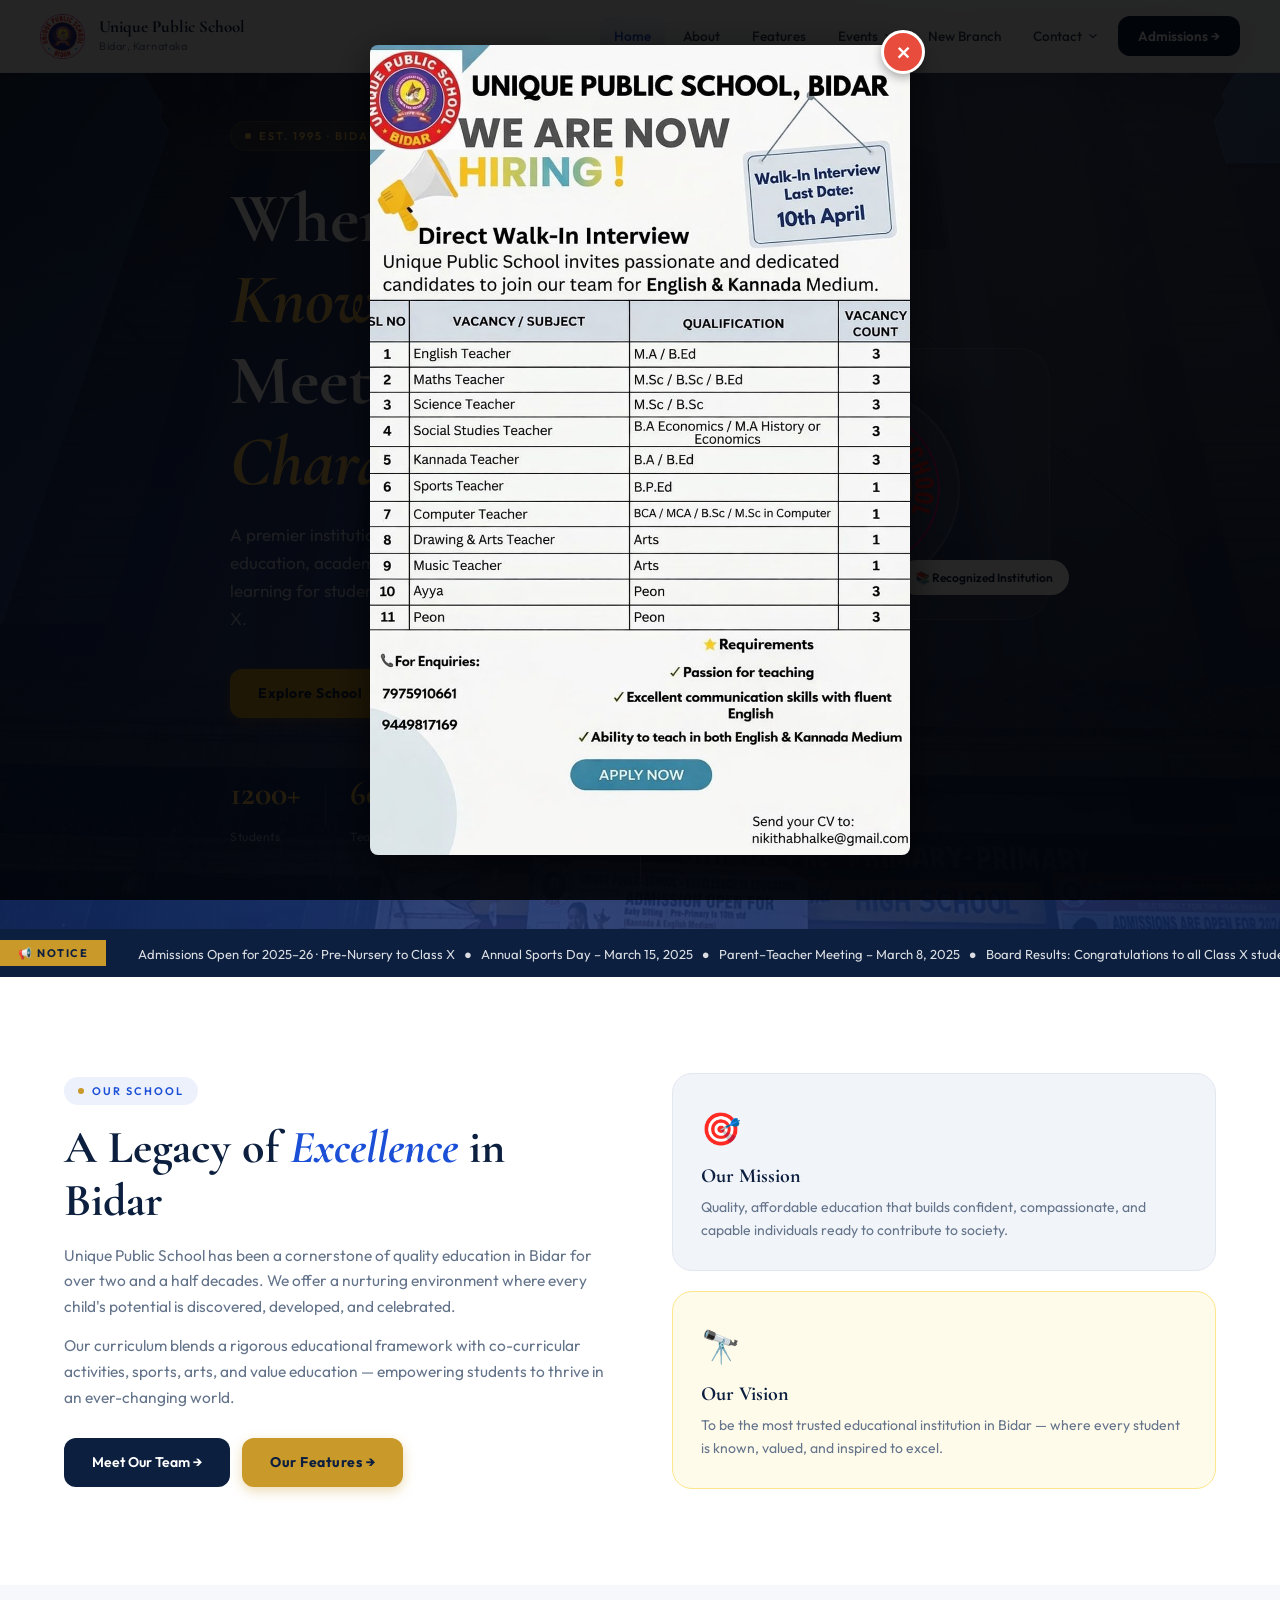
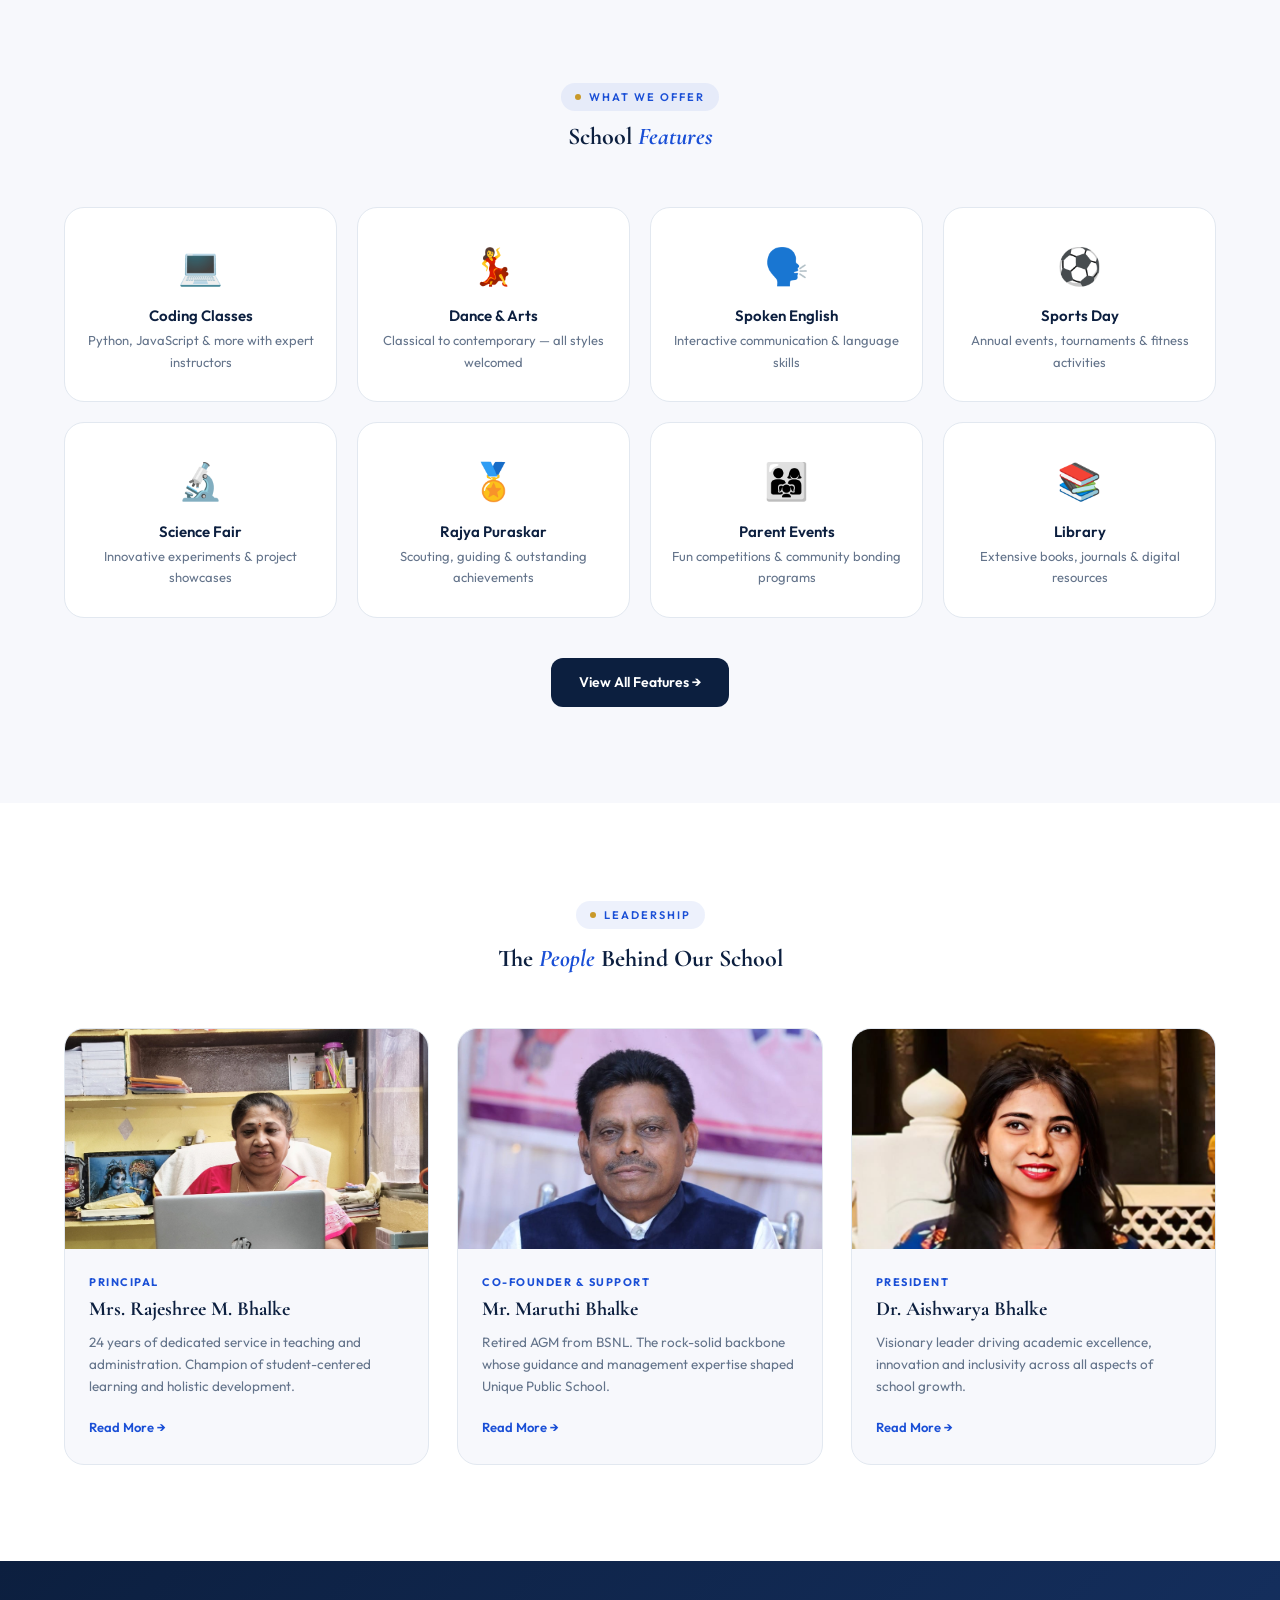
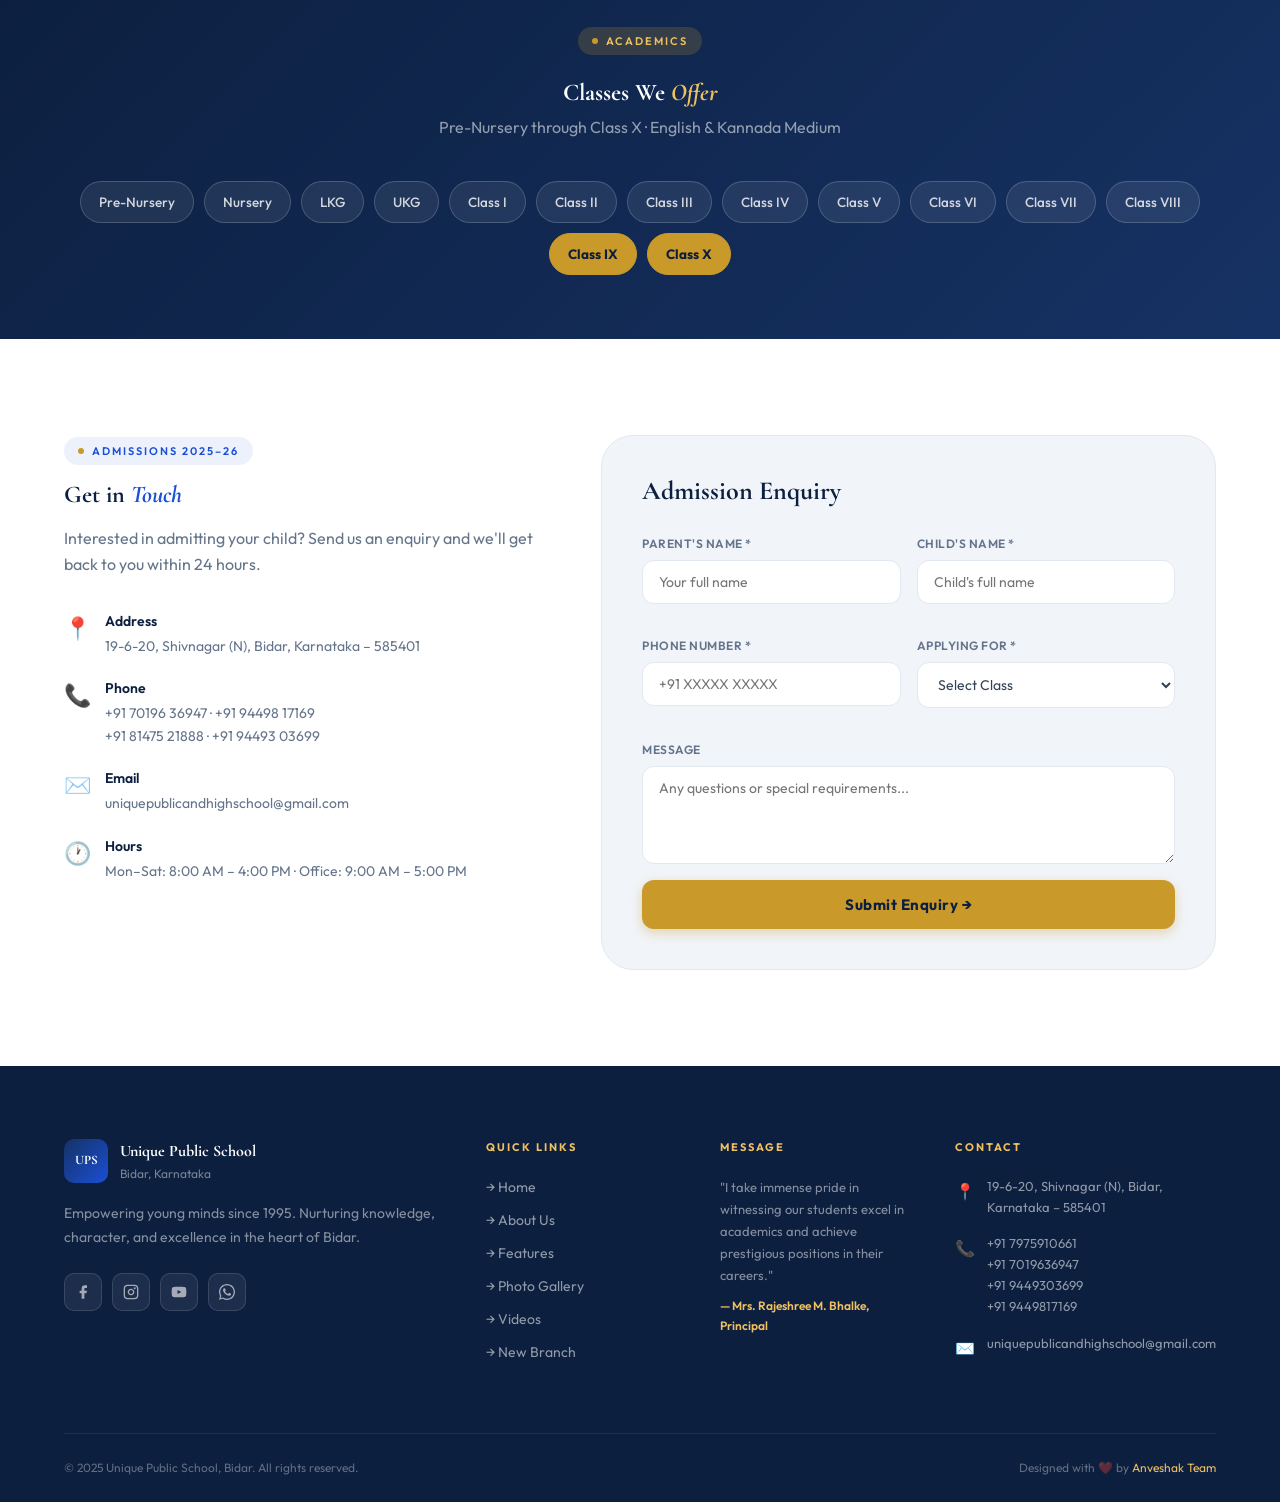
<file: index.html>
<!DOCTYPE html>
<html lang="en">
<head>
  <meta charset="UTF-8"/>
  <meta name="viewport" content="width=device-width, initial-scale=1.0"/>
  <link rel="shortcut icon" href="assets/images/final-logo.png" type="image/x-icon"/>
  <title>Unique Public School – Bidar | Excellence in Education</title>
  <link rel="preconnect" href="https://fonts.googleapis.com"/>
  <link href="https://fonts.googleapis.com/css2?family=Cormorant+Garamond:ital,wght@0,400;0,600;0,700;1,400&family=Outfit:wght@300;400;500;600;700&display=swap" rel="stylesheet"/>
  <link rel="stylesheet" href="assets/css/main.css"/>
  <link rel="stylesheet" href="assets/css/index.css"/>
  <style>
    /* ── VACANCY MODAL STYLES ── */
    .vacancy-modal-overlay {
      position: fixed;
      top: 0;
      left: 0;
      width: 100%;
      height: 100%;
      background: rgba(0, 0, 0, 0.85);
      z-index: 9999;
      display: flex;
      justify-content: center;
      align-items: center;
      opacity: 0;
      visibility: hidden;
      transition: opacity 0.3s ease, visibility 0.3s ease;
      padding: 20px;
    }
    .vacancy-modal-overlay.show {
      opacity: 1;
      visibility: visible;
    }
    .vacancy-modal-content {
      position: relative;
      max-width: 90vw;
      max-height: 90vh;
      background: transparent;
      border-radius: 8px;
      box-shadow: 0 10px 40px rgba(0,0,0,0.6);
      transform: scale(0.95);
      transition: transform 0.3s ease;
      display: flex;
      justify-content: center;
      align-items: center;
    }
    .vacancy-modal-overlay.show .vacancy-modal-content {
      transform: scale(1);
    }
    .vacancy-modal-content img {
      max-width: 100%;
      max-height: 90vh;
      width: auto;
      height: auto;
      display: block;
      border-radius: 8px;
      object-fit: contain;
    }
    .vacancy-modal-close {
      position: absolute;
      top: -15px;
      right: -15px;
      background: #e74c3c;
      color: #fff;
      border: 3px solid #fff;
      width: 44px;
      height: 44px;
      border-radius: 50%;
      font-size: 28px;
      line-height: 28px;
      cursor: pointer;
      display: flex;
      justify-content: center;
      align-items: center;
      transition: all 0.2s ease;
      box-shadow: 0 4px 10px rgba(0,0,0,0.3);
      z-index: 10;
    }
    .vacancy-modal-close:hover {
      background: #c0392b;
      transform: scale(1.1);
    }
  </style>
</head>
<body>

  <!-- NAV INJECTION POINT -->
  <div id="nav-root"></div>

  <!-- ── HERO ── -->
  <section class="hero">
    <div class="hero-bg-decor"></div>
    <div class="hero-inner container">
      <div class="hero-text">
        <div class="label">Est. 1995 · Bidar, Karnataka</div>
        <h1>Where <em>Knowledge</em><br/>Meets <em>Character</em></h1>
        <p>A premier institution dedicated to holistic education, academic excellence, and value-based learning for students from Pre-Nursery to Class X.</p>
        <div class="hero-actions">
          <a href="#about" class="btn-gold">Explore School</a>
          <a href="#contact" class="btn-outline">Apply for 2025–26 →</a>
        </div>
        <div class="hero-stats">
          <div class="hstat"><span>1200+</span><label>Students</label></div>
          <div class="hstat-div"></div>
          <div class="hstat"><span>60+</span><label>Teachers</label></div>
          <div class="hstat-div"></div>
          <div class="hstat"><span>25+</span><label>Years</label></div>
          <div class="hstat-div"></div>
          <div class="hstat"><span>98%</span><label>Results</label></div>
        </div>
      </div>
      <div class="hero-visual">
        <div class="hero-card-wrap">
          <div class="pill pill-1">🏆 Best School Award 2023</div>
          <div class="pill pill-2">📚 Recognized Institution</div>
          <div class="pill pill-3">🌟 25+ Years Legacy</div>
          <div class="hero-img-box">
            <img src="assets/images/final-logo.png" alt="Unique Public School Logo" class="hero-logo-big" onerror="this.style.display='none'"/>
            <div class="hero-monogram">UPS</div>
          </div>
        </div>
      </div>
    </div>
    <div class="hero-scroll">
      <span>Scroll</span>
      <div class="scroll-line"></div>
    </div>
  </section>

  <!-- ── TICKER ── -->
  <div class="ticker-bar">
    <div class="ticker-tag">📢 NOTICE</div>
    <div class="ticker-track">
      <span class="ticker-content">
        Admissions Open for 2025–26 · Pre-Nursery to Class X &nbsp;&nbsp;●&nbsp;&nbsp;
        Annual Sports Day – March 15, 2025 &nbsp;&nbsp;●&nbsp;&nbsp;
        Parent–Teacher Meeting – March 8, 2025 &nbsp;&nbsp;●&nbsp;&nbsp;
        Board Results: Congratulations to all Class X students! &nbsp;&nbsp;●&nbsp;&nbsp;
        Fee submission last date: March 31, 2025 &nbsp;&nbsp;●&nbsp;&nbsp;
        New Branch Coming Soon! Stay Connected &nbsp;&nbsp;●&nbsp;&nbsp;
      </span>
    </div>
  </div>

  <!-- ── ABOUT STRIP ── -->
  <section class="about-strip section-pad" id="about">
    <div class="container">
      <div class="strip-grid">
        <div class="strip-text" data-reveal>
          <div class="label">Our School</div>
          <h2>A Legacy of <em>Excellence</em> in Bidar</h2>
          <p>Unique Public School has been a cornerstone of quality education in Bidar for over two and a half decades. We offer a nurturing environment where every child's potential is discovered, developed, and celebrated.</p>
          <p style="margin-top:14px;">Our curriculum blends a rigorous educational framework with co-curricular activities, sports, arts, and value education — empowering students to thrive in an ever-changing world.</p>
          <div style="margin-top:28px; display:flex; gap:12px; flex-wrap:wrap;">
            <a href="about.html" class="btn-navy">Meet Our Team →</a>
            <a href="features.html" class="btn-gold">Our Features →</a>
          </div>
        </div>
        <div class="strip-cards" data-reveal data-reveal-delay="2">
          <div class="info-card">
            <div class="ic-icon">🎯</div>
            <h3>Our Mission</h3>
            <p>Quality, affordable education that builds confident, compassionate, and capable individuals ready to contribute to society.</p>
          </div>
          <div class="info-card gold">
            <div class="ic-icon">🔭</div>
            <h3>Our Vision</h3>
            <p>To be the most trusted educational institution in Bidar — where every student is known, valued, and inspired to excel.</p>
          </div>
        </div>
      </div>
    </div>
  </section>

  <!-- ── FEATURES STRIP ── -->
  <section class="feat-strip section-pad" style="background:var(--off-white);">
    <div class="container">
      <div style="text-align:center; margin-bottom:56px;" data-reveal>
        <div class="label" style="margin-bottom:12px;">What We Offer</div>
        <h2>School <em>Features</em></h2>
      </div>
      <div class="feat-grid">
        <div class="feat-tile" data-reveal data-reveal-delay="1">
          <div class="ft-icon">💻</div>
          <h4>Coding Classes</h4>
          <p>Python, JavaScript & more with expert instructors</p>
        </div>
        <div class="feat-tile" data-reveal data-reveal-delay="2">
          <div class="ft-icon">💃</div>
          <h4>Dance & Arts</h4>
          <p>Classical to contemporary — all styles welcomed</p>
        </div>
        <div class="feat-tile" data-reveal data-reveal-delay="3">
          <div class="ft-icon">🗣️</div>
          <h4>Spoken English</h4>
          <p>Interactive communication & language skills</p>
        </div>
        <div class="feat-tile" data-reveal data-reveal-delay="4">
          <div class="ft-icon">⚽</div>
          <h4>Sports Day</h4>
          <p>Annual events, tournaments & fitness activities</p>
        </div>
        <div class="feat-tile" data-reveal data-reveal-delay="1">
          <div class="ft-icon">🔬</div>
          <h4>Science Fair</h4>
          <p>Innovative experiments & project showcases</p>
        </div>
        <div class="feat-tile" data-reveal data-reveal-delay="2">
          <div class="ft-icon">🏅</div>
          <h4>Rajya Puraskar</h4>
          <p>Scouting, guiding & outstanding achievements</p>
        </div>
        <div class="feat-tile" data-reveal data-reveal-delay="3">
          <div class="ft-icon">👨‍👩‍👧</div>
          <h4>Parent Events</h4>
          <p>Fun competitions & community bonding programs</p>
        </div>
        <div class="feat-tile" data-reveal data-reveal-delay="4">
          <div class="ft-icon">📚</div>
          <h4>Library</h4>
          <p>Extensive books, journals & digital resources</p>
        </div>
      </div>
      <div style="text-align:center;margin-top:40px;" data-reveal>
        <a href="features.html" class="btn-navy">View All Features →</a>
      </div>
    </div>
  </section>

  <!-- ── LEADERSHIP STRIP ── -->
  <section class="leader-strip section-pad">
    <div class="container">
      <div style="text-align:center; margin-bottom:56px;" data-reveal>
        <div class="label">Leadership</div>
        <h2>The <em>People</em> Behind Our School</h2>
      </div>
      <div class="leader-grid">
        <div class="leader-card" data-reveal data-reveal-delay="1">
          <div class="lc-img">
            <img src="assets/images/madam_11.jpg" alt="Principal" onerror="this.parentElement.querySelector('.lc-fallback').style.display='flex'; this.style.display='none'"/>
            <div class="lc-fallback">👩‍💼</div>
          </div>
          <div class="lc-info">
            <div class="lc-role">Principal</div>
            <h3>Mrs. Rajeshree M. Bhalke</h3>
            <p>24 years of dedicated service in teaching and administration. Champion of student-centered learning and holistic development.</p>
            <a href="about.html" class="lc-link">Read More →</a>
          </div>
        </div>
        <div class="leader-card" data-reveal data-reveal-delay="2">
          <div class="lc-img">
            <img src="assets/images/co.jpeg" alt="Co-Founder" onerror="this.parentElement.querySelector('.lc-fallback').style.display='flex'; this.style.display='none'"/>
            <div class="lc-fallback">👨‍💼</div>
          </div>
          <div class="lc-info">
            <div class="lc-role">Co-Founder & Support</div>
            <h3>Mr. Maruthi Bhalke</h3>
            <p>Retired AGM from BSNL. The rock-solid backbone whose guidance and management expertise shaped Unique Public School.</p>
            <a href="about.html" class="lc-link">Read More →</a>
          </div>
        </div>
        <div class="leader-card" data-reveal data-reveal-delay="3">
          <div class="lc-img">
            <img src="assets/core team/pre.jpg" alt="President" onerror="this.parentElement.querySelector('.lc-fallback').style.display='flex'; this.style.display='none'"/>
            <div class="lc-fallback">👩‍🎓</div>
          </div>
          <div class="lc-info">
            <div class="lc-role">President</div>
            <h3>Dr. Aishwarya Bhalke</h3>
            <p>Visionary leader driving academic excellence, innovation and inclusivity across all aspects of school growth.</p>
            <a href="about.html" class="lc-link">Read More →</a>
          </div>
        </div>
      </div>
    </div>
  </section>

  <!-- ── CLASSES ── -->
  <section class="classes-strip section-pad-sm" style="background:linear-gradient(135deg,var(--navy),var(--navy-mid));">
    <div class="container">
      <div style="text-align:center;margin-bottom:40px;" data-reveal>
        <div class="label" style="background:rgba(201,153,42,0.2);color:var(--gold-lt);">Academics</div>
        <h2 style="color:var(--white); margin-top:8px;">Classes We <em style="color:var(--gold-lt);">Offer</em></h2>
        <p style="color:rgba(255,255,255,0.55);margin-top:8px;">Pre-Nursery through Class X · English & Kannada Medium</p>
      </div>
      <div class="class-pills" data-reveal>
        <div class="cp">Pre-Nursery</div><div class="cp">Nursery</div>
        <div class="cp">LKG</div><div class="cp">UKG</div>
        <div class="cp">Class I</div><div class="cp">Class II</div>
        <div class="cp">Class III</div><div class="cp">Class IV</div>
        <div class="cp">Class V</div><div class="cp">Class VI</div>
        <div class="cp">Class VII</div><div class="cp">Class VIII</div>
        <div class="cp hl">Class IX</div><div class="cp hl">Class X</div>
      </div>
    </div>
  </section>

  <!-- ── CONTACT ── -->
  <section class="contact-strip section-pad" id="contact">
    <div class="container">
      <div class="contact-grid">
        <div data-reveal>
          <div class="label">Admissions 2025–26</div>
          <h2>Get in <em>Touch</em></h2>
          <p style="margin:16px 0 32px; color:var(--gray-500);">Interested in admitting your child? Send us an enquiry and we'll get back to you within 24 hours.</p>
          <div class="ci-list">
            <div class="ci-item">
              <div class="ci-icon">📍</div>
              <div>
                <strong>Address</strong>
                <p>19-6-20, Shivnagar (N), Bidar, Karnataka – 585401</p>
              </div>
            </div>
            <div class="ci-item">
              <div class="ci-icon">📞</div>
              <div>
                <strong>Phone</strong>
                <p>+91 70196 36947 · +91 94498 17169<br/>+91 81475 21888 · +91 94493 03699</p>
              </div>
            </div>
            <div class="ci-item">
              <div class="ci-icon">✉️</div>
              <div>
                <strong>Email</strong>
                <p>uniquepublicandhighschool@gmail.com</p>
              </div>
            </div>
            <div class="ci-item">
              <div class="ci-icon">🕐</div>
              <div>
                <strong>Hours</strong>
                <p>Mon–Sat: 8:00 AM – 4:00 PM · Office: 9:00 AM – 5:00 PM</p>
              </div>
            </div>
          </div>
        </div>
        <div data-reveal data-reveal-delay="2">
          <form class="enquiry-form" onsubmit="submitForm(event)">
            <h3>Admission Enquiry</h3>
            <div class="form-row">
              <div class="fgroup">
                <label>Parent's Name *</label>
                <input type="text" name="parentName" placeholder="Your full name" required/>
              </div>
              <div class="fgroup">
                <label>Child's Name *</label>
                <input type="text" name="childName" placeholder="Child's full name" required/>
              </div>
            </div>
            <div class="form-row">
              <div class="fgroup">
                <label>Phone Number *</label>
                <input type="tel" name="phone" placeholder="+91 XXXXX XXXXX" required/>
              </div>
              <div class="fgroup">
                <label>Applying For *</label>
                <select name="applyClass" required>
                  <option value="">Select Class</option>
                  <option>Pre-Nursery / Nursery</option>
                  <option>LKG / UKG</option>
                  <option>Class I – V</option>
                  <option>Class VI – VIII</option>
                  <option>Class IX – X</option>
                </select>
              </div>
            </div>
            <div class="fgroup">
              <label>Message</label>
              <textarea name="message" placeholder="Any questions or special requirements..." rows="4"></textarea>
            </div>
            <button type="submit" class="btn-gold" style="width:100%;justify-content:center;font-size:15px;padding:15px;">
              Submit Enquiry →
            </button>
            <div class="form-success" id="formOk">✅ Thank you! We'll contact you within 24 hours.</div>
          </form>
        </div>
      </div>
    </div>
  </section>

  <!-- ── VACANCY POPUP MODAL ── -->
  <div id="vacancy-modal" class="vacancy-modal-overlay" onclick="closeVacancyModal()">
    <div class="vacancy-modal-content" onclick="event.stopPropagation()">
      <button class="vacancy-modal-close" onclick="closeVacancyModal()">&times;</button>
      <img src="assets/ups-26%20data/School%202025-26%20Pics/image.png" alt="Vacancy Announcement" />
    </div>
  </div>

  <!-- FOOTER INJECTION -->
  <div id="footer-root"></div>

  <script src="assets/js/shared.js"></script>
  <script>
    injectNav('nav-root');
    injectFooter('footer-root');

    function closeVacancyModal() {
      document.getElementById('vacancy-modal').classList.remove('show');
    }

    // Show modal after load
    window.addEventListener('load', () => {
      setTimeout(() => {
        document.getElementById('vacancy-modal').classList.add('show');
      }, 800);
    });

    function submitForm(e) {
      e.preventDefault();
      
      const form = e.target;
      const data = new FormData(form);
      const url = "YOUR_GOOGLE_SCRIPT_WEB_APP_URL"; // PASTE YOUR SCRIPT URL HERE
      
      // Show success message tentatively while request is sent
      document.getElementById('formOk').style.display = 'block';
      
      fetch(url, { method: 'POST', body: data })
        .then(res => res.json())
        .then(out => console.log('Success:', out))
        .catch(err => console.error('Error:', err));
      
      form.reset();
      setTimeout(() => document.getElementById('formOk').style.display = 'none', 6000);
    }
  </script>
</body>
</html>
</file>
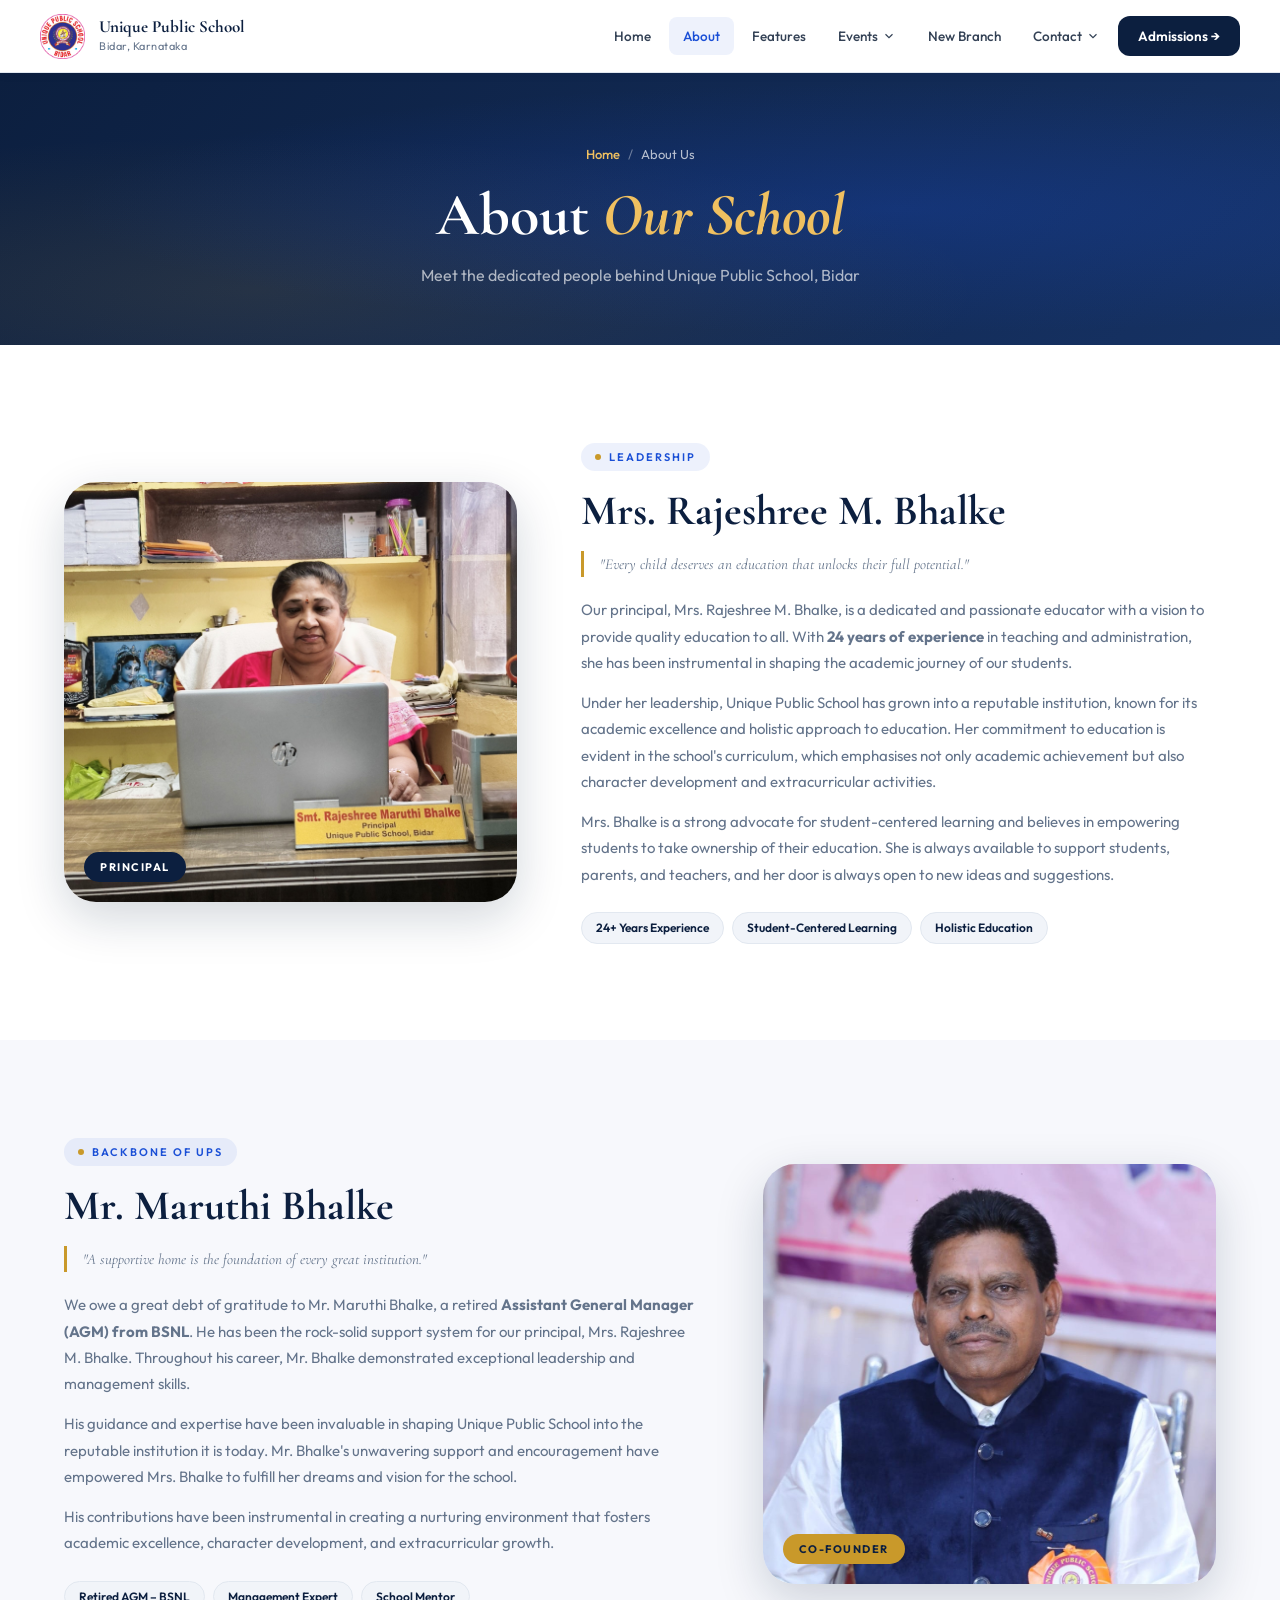
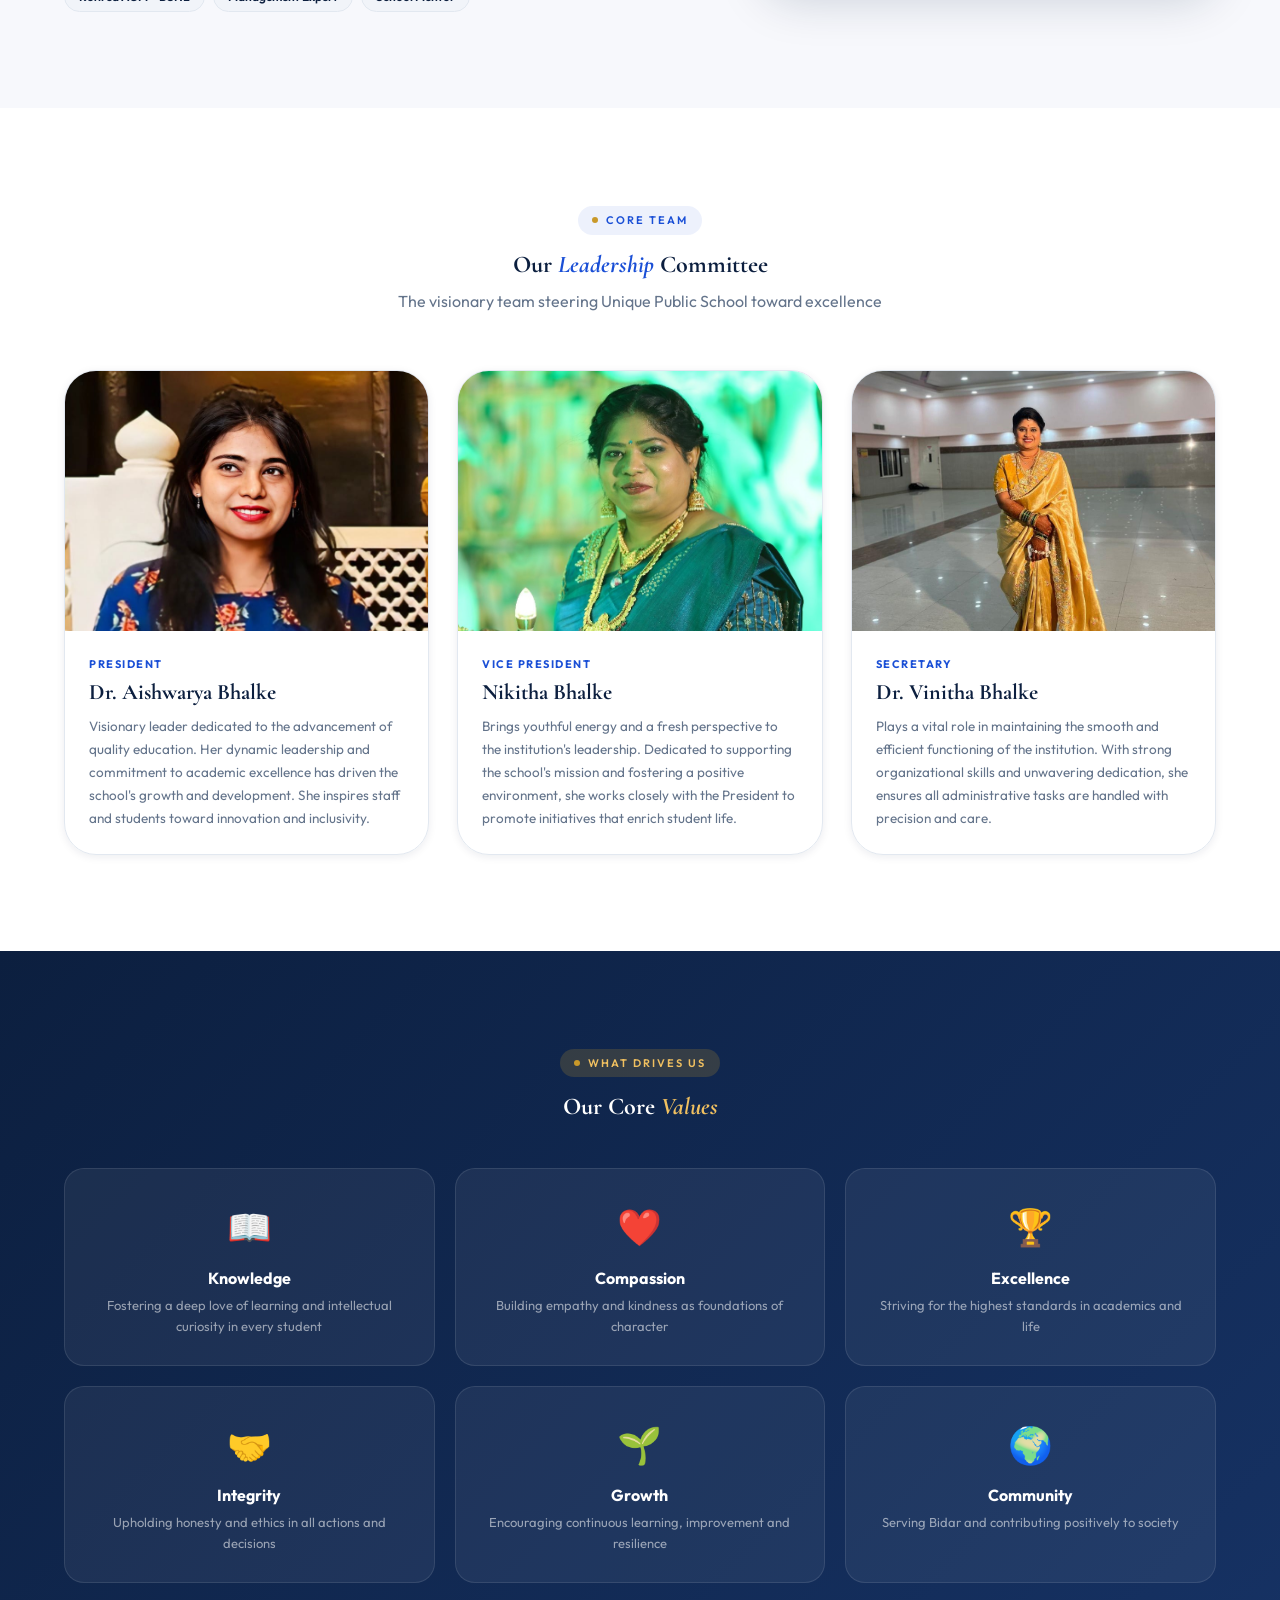
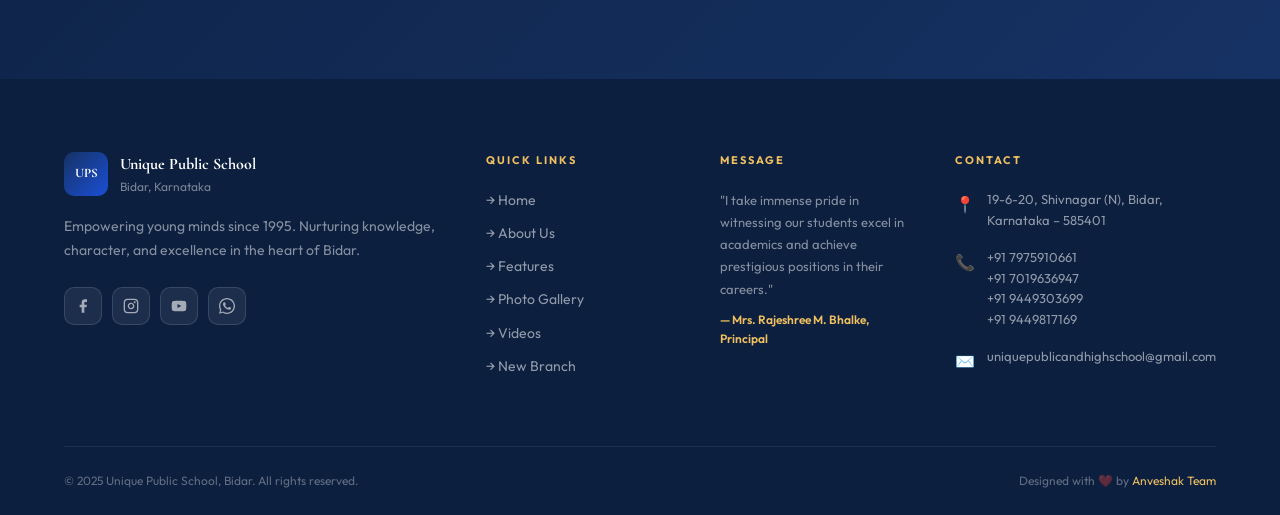
<file: about.html>
<!DOCTYPE html>
<html lang="en">
<head>
  <meta charset="UTF-8"/>
  <meta name="viewport" content="width=device-width, initial-scale=1.0"/>
  <link rel="shortcut icon" href="assets/images/final-logo.png" type="image/x-icon"/>
  <title>About Us – Unique Public School Bidar</title>
  <link rel="preconnect" href="https://fonts.googleapis.com"/>
  <link href="https://fonts.googleapis.com/css2?family=Cormorant+Garamond:ital,wght@0,400;0,600;0,700;1,400&family=Outfit:wght@300;400;500;600;700&display=swap" rel="stylesheet"/>
  <link rel="stylesheet" href="assets/css/main.css"/>
  <link rel="stylesheet" href="assets/css/about-pg.css"/>
</head>
<body>
  <div id="nav-root"></div>

  <!-- Banner -->
  <div class="page-banner">
    <div class="breadcrumb-bar">
      <a href="index.html">Home</a>
      <span>/</span>
      <span style="color:rgba(255,255,255,0.7);">About Us</span>
    </div>
    <h1>About <em>Our School</em></h1>
    <p>Meet the dedicated people behind Unique Public School, Bidar</p>
  </div>

  <!-- Principal -->
  <section class="section-pad">
    <div class="container">
      <div class="person-grid" data-reveal>
        <div class="person-img-wrap">
          <img src="assets/images/madam_11.jpg" alt="Principal Mrs. Rajeshree M. Bhalke" onerror="this.parentElement.classList.add('fallback-wrap')"/>
          <div class="img-badge">Principal</div>
        </div>
        <div class="person-text">
          <div class="label">Leadership</div>
          <h2>Mrs. Rajeshree M. Bhalke</h2>
          <p class="person-quote">"Every child deserves an education that unlocks their full potential."</p>
          <p>Our principal, Mrs. Rajeshree M. Bhalke, is a dedicated and passionate educator with a vision to provide quality education to all. With <strong>24 years of experience</strong> in teaching and administration, she has been instrumental in shaping the academic journey of our students.</p>
          <p style="margin-top:14px;">Under her leadership, Unique Public School has grown into a reputable institution, known for its academic excellence and holistic approach to education. Her commitment to education is evident in the school's curriculum, which emphasises not only academic achievement but also character development and extracurricular activities.</p>
          <p style="margin-top:14px;">Mrs. Bhalke is a strong advocate for student-centered learning and believes in empowering students to take ownership of their education. She is always available to support students, parents, and teachers, and her door is always open to new ideas and suggestions.</p>
          <div class="person-tags">
            <span>24+ Years Experience</span>
            <span>Student-Centered Learning</span>
            <span>Holistic Education</span>
          </div>
        </div>
      </div>
    </div>
  </section>

  <!-- Co-Founder -->
  <section class="section-pad" style="background:var(--off-white);">
    <div class="container">
      <div class="person-grid reverse" data-reveal>
        <div class="person-text">
          <div class="label">Backbone of UPS</div>
          <h2>Mr. Maruthi Bhalke</h2>
          <p class="person-quote">"A supportive home is the foundation of every great institution."</p>
          <p>We owe a great debt of gratitude to Mr. Maruthi Bhalke, a retired <strong>Assistant General Manager (AGM) from BSNL</strong>. He has been the rock-solid support system for our principal, Mrs. Rajeshree M. Bhalke. Throughout his career, Mr. Bhalke demonstrated exceptional leadership and management skills.</p>
          <p style="margin-top:14px;">His guidance and expertise have been invaluable in shaping Unique Public School into the reputable institution it is today. Mr. Bhalke's unwavering support and encouragement have empowered Mrs. Bhalke to fulfill her dreams and vision for the school.</p>
          <p style="margin-top:14px;">His contributions have been instrumental in creating a nurturing environment that fosters academic excellence, character development, and extracurricular growth.</p>
          <div class="person-tags">
            <span>Retired AGM – BSNL</span>
            <span>Management Expert</span>
            <span>School Mentor</span>
          </div>
        </div>
        <div class="person-img-wrap">
          <img src="assets/images/co.jpeg" alt="Mr. Maruthi Bhalke" onerror="this.parentElement.classList.add('fallback-wrap')"/>
          <div class="img-badge" style="background:var(--gold);color:var(--navy);">Co-Founder</div>
        </div>
      </div>
    </div>
  </section>

  <!-- Core Team -->
  <section class="section-pad">
    <div class="container">
      <div style="text-align:center;margin-bottom:56px;" data-reveal>
        <div class="label">Core Team</div>
        <h2>Our <em>Leadership</em> Committee</h2>
        <p style="color:var(--gray-500);margin-top:10px;">The visionary team steering Unique Public School toward excellence</p>
      </div>
      <div class="team-grid">

        <div class="team-card" data-reveal data-reveal-delay="1">
          <div class="tc-img">
            <img src="assets/core team/pre.jpg" alt="Dr. Aishwarya Bhalke" onerror="this.parentElement.querySelector('.tc-fb').style.display='flex';this.style.display='none'"/>
            <div class="tc-fb">👩‍🎓</div>
          </div>
          <div class="tc-body">
            <div class="tc-role">President</div>
            <h3>Dr. Aishwarya Bhalke</h3>
            <p>Visionary leader dedicated to the advancement of quality education. Her dynamic leadership and commitment to academic excellence has driven the school's growth and development. She inspires staff and students toward innovation and inclusivity.</p>
          </div>
        </div>

        <div class="team-card" data-reveal data-reveal-delay="2">
          <div class="tc-img">
            <img src="assets/core team/core3.jpg" alt="Nikitha Bhalke" onerror="this.parentElement.querySelector('.tc-fb').style.display='flex';this.style.display='none'"/>
            <div class="tc-fb">👩‍💼</div>
          </div>
          <div class="tc-body">
            <div class="tc-role">Vice President</div>
            <h3>Nikitha Bhalke</h3>
            <p>Brings youthful energy and a fresh perspective to the institution's leadership. Dedicated to supporting the school's mission and fostering a positive environment, she works closely with the President to promote initiatives that enrich student life.</p>
          </div>
        </div>

        <div class="team-card" data-reveal data-reveal-delay="3">
          <div class="tc-img">
            <img src="assets/core team/core1.jpg" alt="Dr. Vinitha Bhalke" onerror="this.parentElement.querySelector('.tc-fb').style.display='flex';this.style.display='none'"/>
            <div class="tc-fb">👩‍⚕️</div>
          </div>
          <div class="tc-body">
            <div class="tc-role">Secretary</div>
            <h3>Dr. Vinitha Bhalke</h3>
            <p>Plays a vital role in maintaining the smooth and efficient functioning of the institution. With strong organizational skills and unwavering dedication, she ensures all administrative tasks are handled with precision and care.</p>
          </div>
        </div>

      </div>
    </div>
  </section>

  <!-- Values -->
  <section class="section-pad" style="background:linear-gradient(135deg,var(--navy),var(--navy-mid));">
    <div class="container">
      <div style="text-align:center;margin-bottom:48px;" data-reveal>
        <div class="label" style="background:rgba(201,153,42,0.2);color:var(--gold-lt);">What Drives Us</div>
        <h2 style="color:var(--white);">Our Core <em style="color:var(--gold-lt);">Values</em></h2>
      </div>
      <div class="values-grid" data-reveal>
        <div class="val-card"><div class="val-icon">📖</div><h4>Knowledge</h4><p>Fostering a deep love of learning and intellectual curiosity in every student</p></div>
        <div class="val-card"><div class="val-icon">❤️</div><h4>Compassion</h4><p>Building empathy and kindness as foundations of character</p></div>
        <div class="val-card"><div class="val-icon">🏆</div><h4>Excellence</h4><p>Striving for the highest standards in academics and life</p></div>
        <div class="val-card"><div class="val-icon">🤝</div><h4>Integrity</h4><p>Upholding honesty and ethics in all actions and decisions</p></div>
        <div class="val-card"><div class="val-icon">🌱</div><h4>Growth</h4><p>Encouraging continuous learning, improvement and resilience</p></div>
        <div class="val-card"><div class="val-icon">🌍</div><h4>Community</h4><p>Serving Bidar and contributing positively to society</p></div>
      </div>
    </div>
  </section>

  <div id="footer-root"></div>
  <script src="assets/js/shared.js"></script>
  <script>
    injectNav('nav-root');
    injectFooter('footer-root');
  </script>
</body>
</html>
</file>
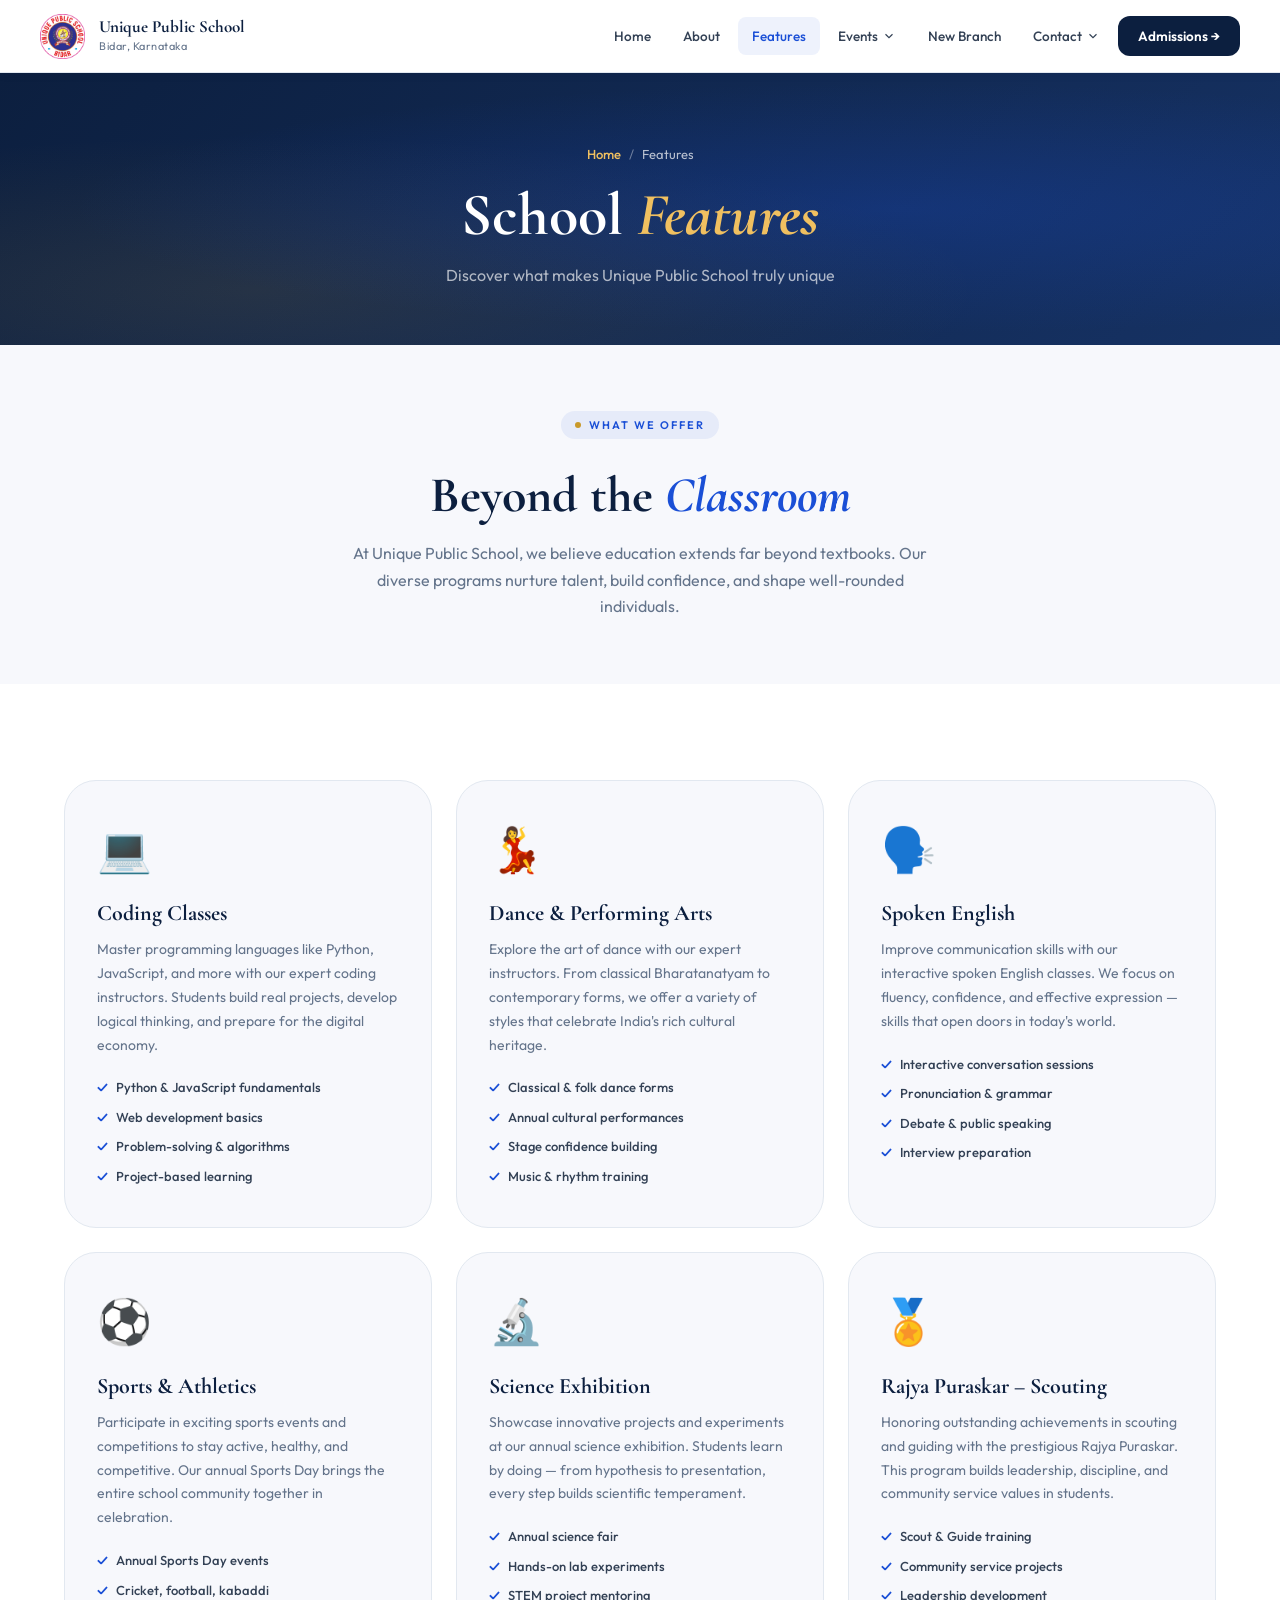
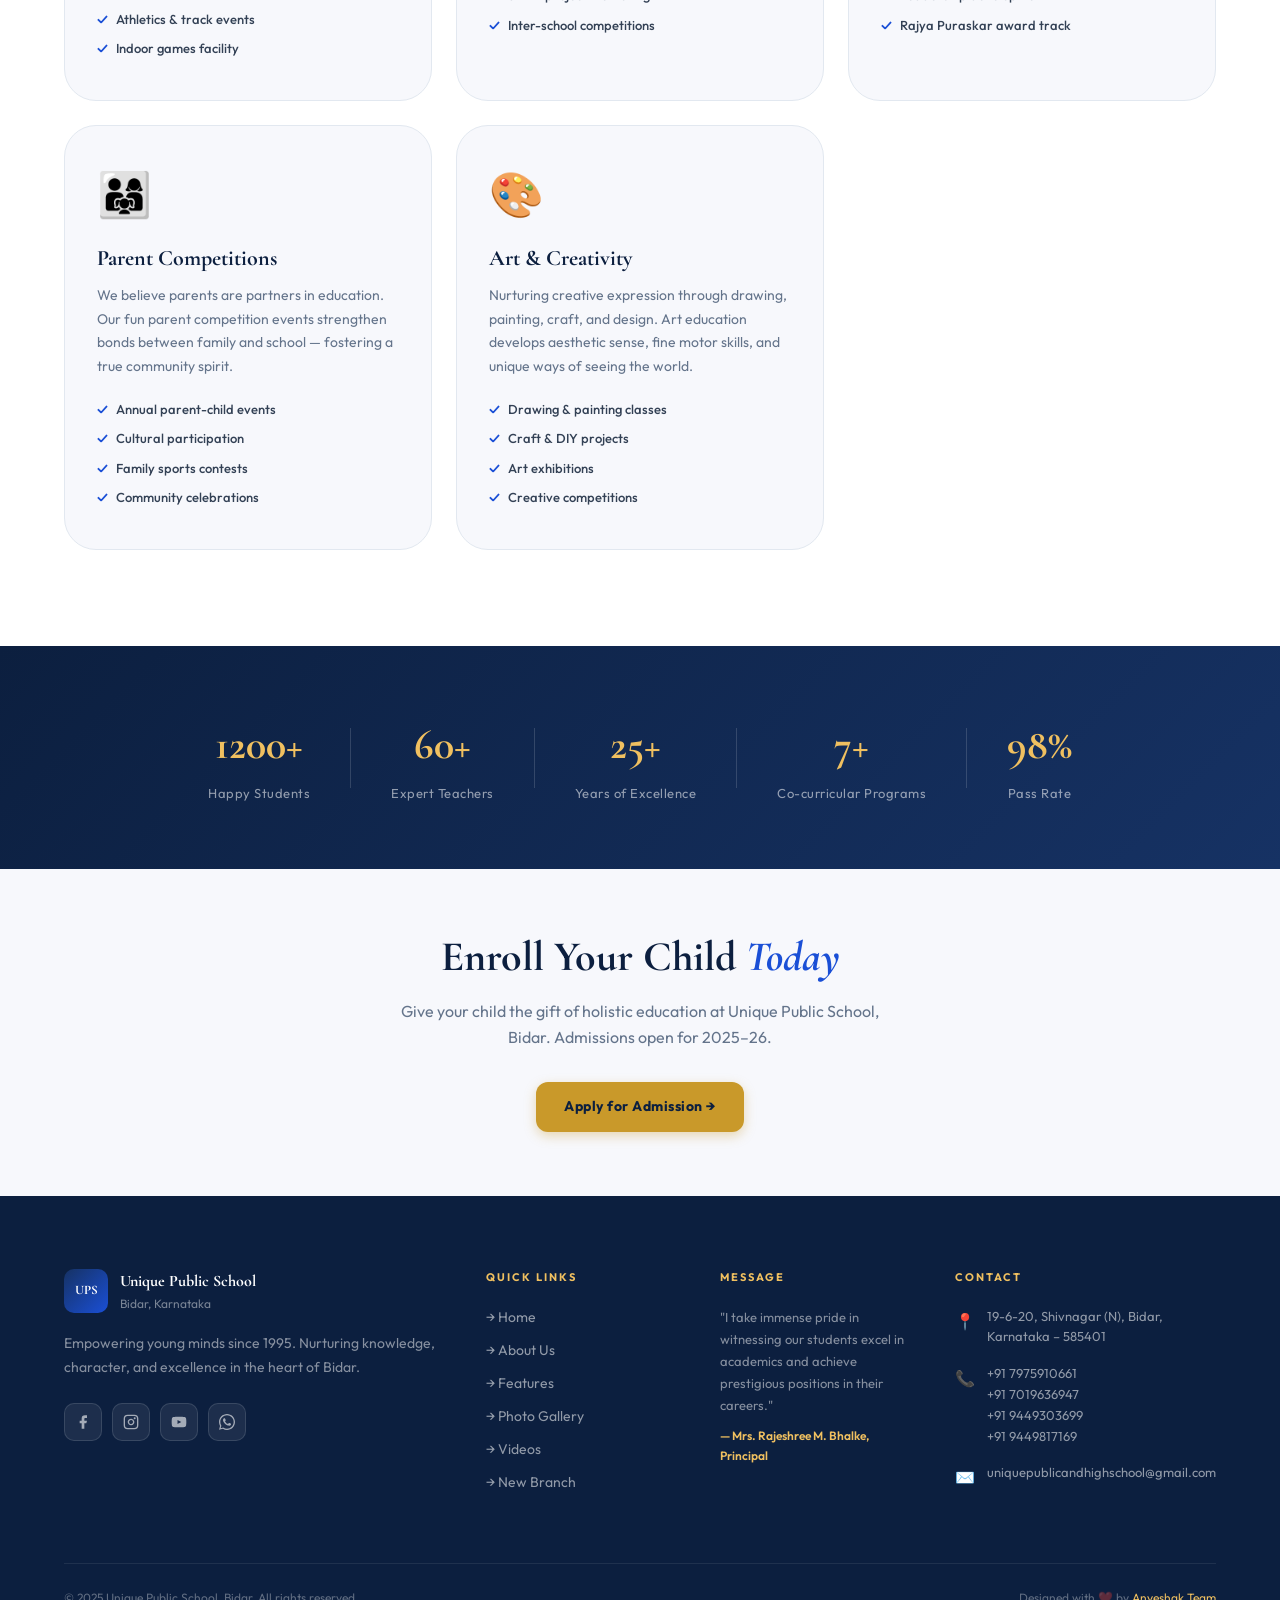
<file: features.html>
<!DOCTYPE html>
<html lang="en">
<head>
  <meta charset="UTF-8"/>
  <meta name="viewport" content="width=device-width, initial-scale=1.0"/>
  <link rel="shortcut icon" href="assets/images/final-logo.png" type="image/x-icon"/>
  <title>Features – Unique Public School Bidar</title>
  <link rel="preconnect" href="https://fonts.googleapis.com"/>
  <link href="https://fonts.googleapis.com/css2?family=Cormorant+Garamond:ital,wght@0,400;0,600;0,700;1,400&family=Outfit:wght@300;400;500;600;700&display=swap" rel="stylesheet"/>
  <link rel="stylesheet" href="assets/css/main.css"/>
  <link rel="stylesheet" href="assets/css/features-pg.css"/>
</head>
<body>
  <div id="nav-root"></div>

  <div class="page-banner">
    <div class="breadcrumb-bar">
      <a href="index.html">Home</a><span>/</span>
      <span style="color:rgba(255,255,255,0.7);">Features</span>
    </div>
    <h1>School <em>Features</em></h1>
    <p>Discover what makes Unique Public School truly unique</p>
  </div>

  <!-- Intro -->
  <section class="section-pad-sm" style="background:var(--off-white);">
    <div class="container" style="text-align:center;" data-reveal>
      <div class="label">What We Offer</div>
      <h2 style="font-size:clamp(32px,4vw,50px);margin:12px 0 16px;">Beyond the <em>Classroom</em></h2>
      <p style="max-width:600px;margin:0 auto;color:var(--gray-500);font-size:16px;">At Unique Public School, we believe education extends far beyond textbooks. Our diverse programs nurture talent, build confidence, and shape well-rounded individuals.</p>
    </div>
  </section>

  <!-- Features Grid -->
  <section class="section-pad">
    <div class="container">
      <div class="features-main-grid">

        <div class="feat-big-card" data-reveal data-reveal-delay="1">
          <div class="fbc-icon">💻</div>
          <h3>Coding Classes</h3>
          <p>Master programming languages like Python, JavaScript, and more with our expert coding instructors. Students build real projects, develop logical thinking, and prepare for the digital economy.</p>
          <ul class="feat-list">
            <li>Python & JavaScript fundamentals</li>
            <li>Web development basics</li>
            <li>Problem-solving & algorithms</li>
            <li>Project-based learning</li>
          </ul>
        </div>

        <div class="feat-big-card" data-reveal data-reveal-delay="2">
          <div class="fbc-icon">💃</div>
          <h3>Dance & Performing Arts</h3>
          <p>Explore the art of dance with our expert instructors. From classical Bharatanatyam to contemporary forms, we offer a variety of styles that celebrate India's rich cultural heritage.</p>
          <ul class="feat-list">
            <li>Classical & folk dance forms</li>
            <li>Annual cultural performances</li>
            <li>Stage confidence building</li>
            <li>Music & rhythm training</li>
          </ul>
        </div>

        <div class="feat-big-card" data-reveal data-reveal-delay="3">
          <div class="fbc-icon">🗣️</div>
          <h3>Spoken English</h3>
          <p>Improve communication skills with our interactive spoken English classes. We focus on fluency, confidence, and effective expression — skills that open doors in today's world.</p>
          <ul class="feat-list">
            <li>Interactive conversation sessions</li>
            <li>Pronunciation & grammar</li>
            <li>Debate & public speaking</li>
            <li>Interview preparation</li>
          </ul>
        </div>

        <div class="feat-big-card" data-reveal data-reveal-delay="1">
          <div class="fbc-icon">⚽</div>
          <h3>Sports & Athletics</h3>
          <p>Participate in exciting sports events and competitions to stay active, healthy, and competitive. Our annual Sports Day brings the entire school community together in celebration.</p>
          <ul class="feat-list">
            <li>Annual Sports Day events</li>
            <li>Cricket, football, kabaddi</li>
            <li>Athletics & track events</li>
            <li>Indoor games facility</li>
          </ul>
        </div>

        <div class="feat-big-card" data-reveal data-reveal-delay="2">
          <div class="fbc-icon">🔬</div>
          <h3>Science Exhibition</h3>
          <p>Showcase innovative projects and experiments at our annual science exhibition. Students learn by doing — from hypothesis to presentation, every step builds scientific temperament.</p>
          <ul class="feat-list">
            <li>Annual science fair</li>
            <li>Hands-on lab experiments</li>
            <li>STEM project mentoring</li>
            <li>Inter-school competitions</li>
          </ul>
        </div>

        <div class="feat-big-card" data-reveal data-reveal-delay="3">
          <div class="fbc-icon">🏅</div>
          <h3>Rajya Puraskar – Scouting</h3>
          <p>Honoring outstanding achievements in scouting and guiding with the prestigious Rajya Puraskar. This program builds leadership, discipline, and community service values in students.</p>
          <ul class="feat-list">
            <li>Scout & Guide training</li>
            <li>Community service projects</li>
            <li>Leadership development</li>
            <li>Rajya Puraskar award track</li>
          </ul>
        </div>

        <div class="feat-big-card" data-reveal data-reveal-delay="1">
          <div class="fbc-icon">👨‍👩‍👧</div>
          <h3>Parent Competitions</h3>
          <p>We believe parents are partners in education. Our fun parent competition events strengthen bonds between family and school — fostering a true community spirit.</p>
          <ul class="feat-list">
            <li>Annual parent-child events</li>
            <li>Cultural participation</li>
            <li>Family sports contests</li>
            <li>Community celebrations</li>
          </ul>
        </div>

        <div class="feat-big-card" data-reveal data-reveal-delay="2">
          <div class="fbc-icon">🎨</div>
          <h3>Art & Creativity</h3>
          <p>Nurturing creative expression through drawing, painting, craft, and design. Art education develops aesthetic sense, fine motor skills, and unique ways of seeing the world.</p>
          <ul class="feat-list">
            <li>Drawing & painting classes</li>
            <li>Craft & DIY projects</li>
            <li>Art exhibitions</li>
            <li>Creative competitions</li>
          </ul>
        </div>

      </div>
    </div>
  </section>

  <!-- Stats Banner -->
  <section class="stats-banner section-pad-sm">
    <div class="container">
      <div class="stats-row" data-reveal>
        <div class="sb-stat"><span>1200+</span><label>Happy Students</label></div>
        <div class="sb-div"></div>
        <div class="sb-stat"><span>60+</span><label>Expert Teachers</label></div>
        <div class="sb-div"></div>
        <div class="sb-stat"><span>25+</span><label>Years of Excellence</label></div>
        <div class="sb-div"></div>
        <div class="sb-stat"><span>7+</span><label>Co-curricular Programs</label></div>
        <div class="sb-div"></div>
        <div class="sb-stat"><span>98%</span><label>Pass Rate</label></div>
      </div>
    </div>
  </section>

  <!-- CTA -->
  <section class="section-pad-sm" style="background:var(--off-white); text-align:center;">
    <div class="container" data-reveal>
      <h2 style="font-size:clamp(28px,3.5vw,42px);margin-bottom:16px;">Enroll Your Child <em>Today</em></h2>
      <p style="color:var(--gray-500); max-width:500px; margin:0 auto 32px;">Give your child the gift of holistic education at Unique Public School, Bidar. Admissions open for 2025–26.</p>
      <a href="index.html#contact" class="btn-gold">Apply for Admission →</a>
    </div>
  </section>

  <div id="footer-root"></div>
  <script src="assets/js/shared.js"></script>
  <script>injectNav('nav-root'); injectFooter('footer-root');</script>
</body>
</html>
</file>
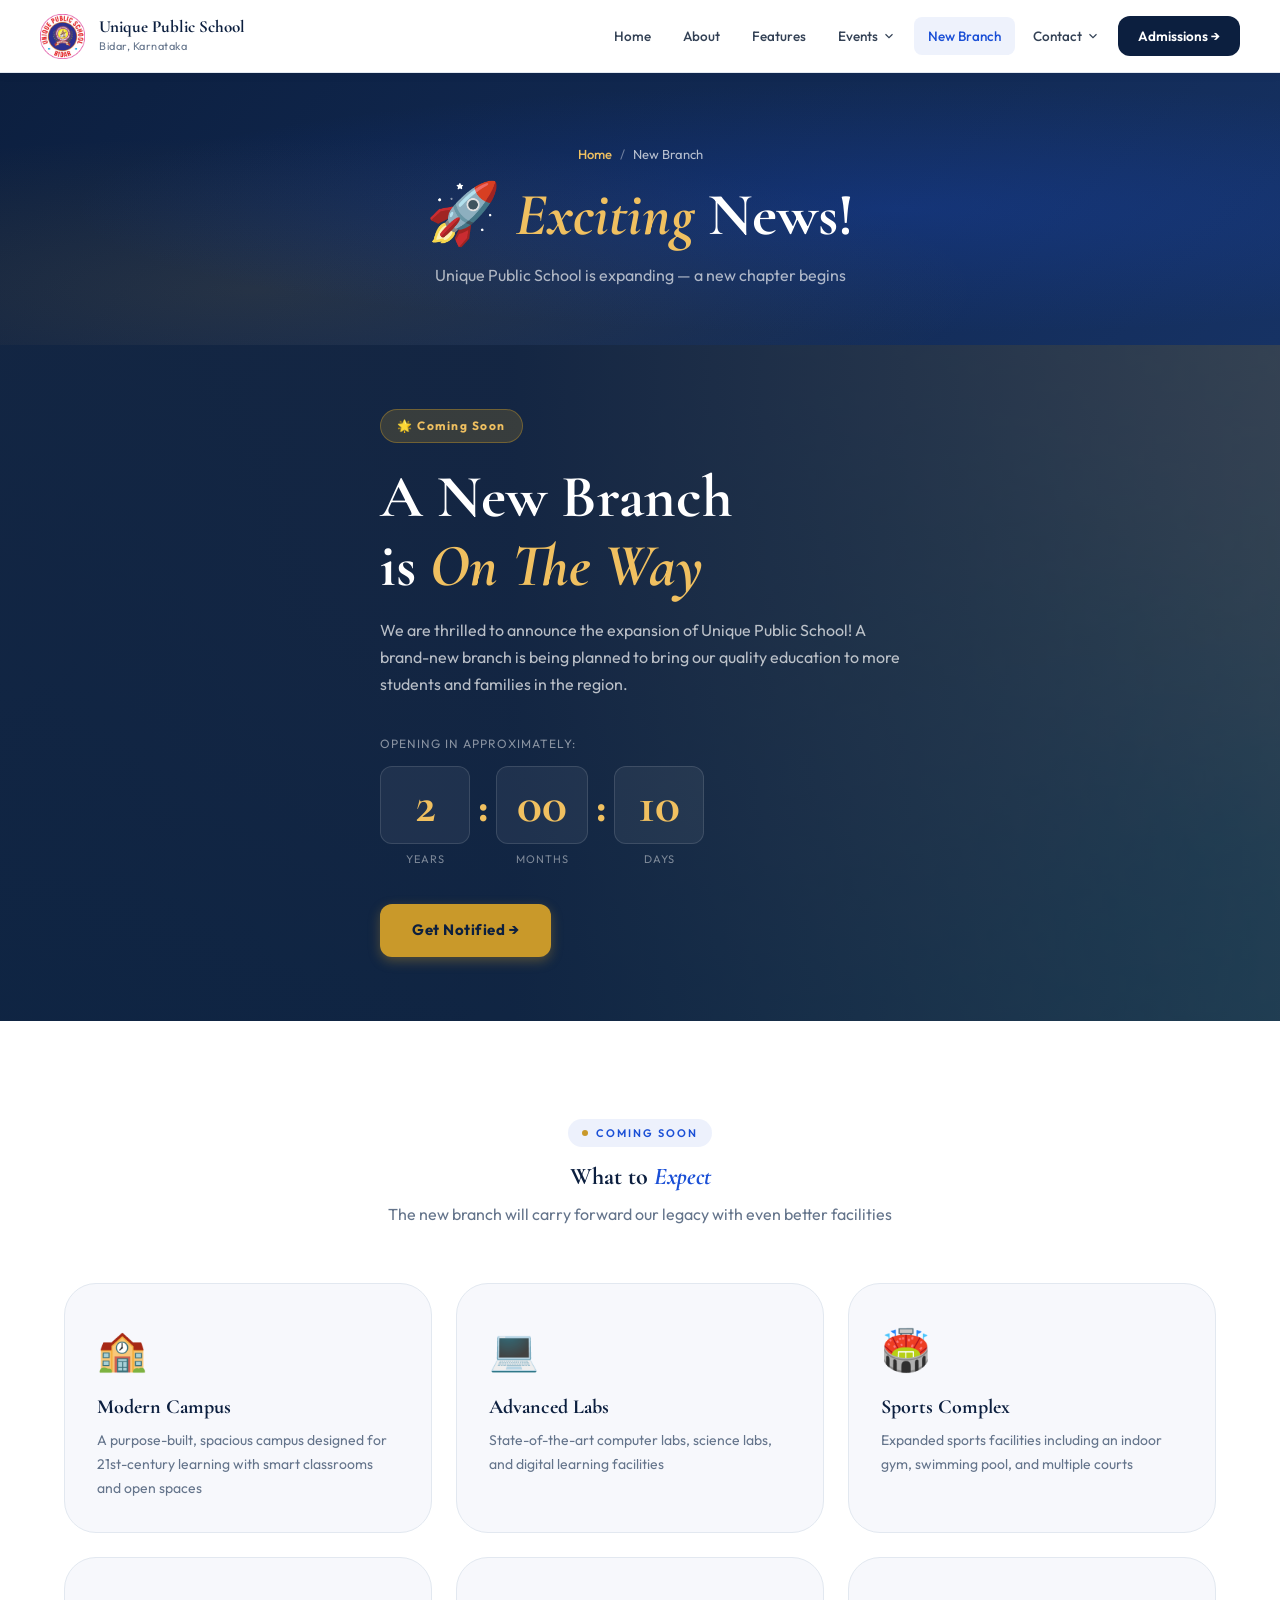
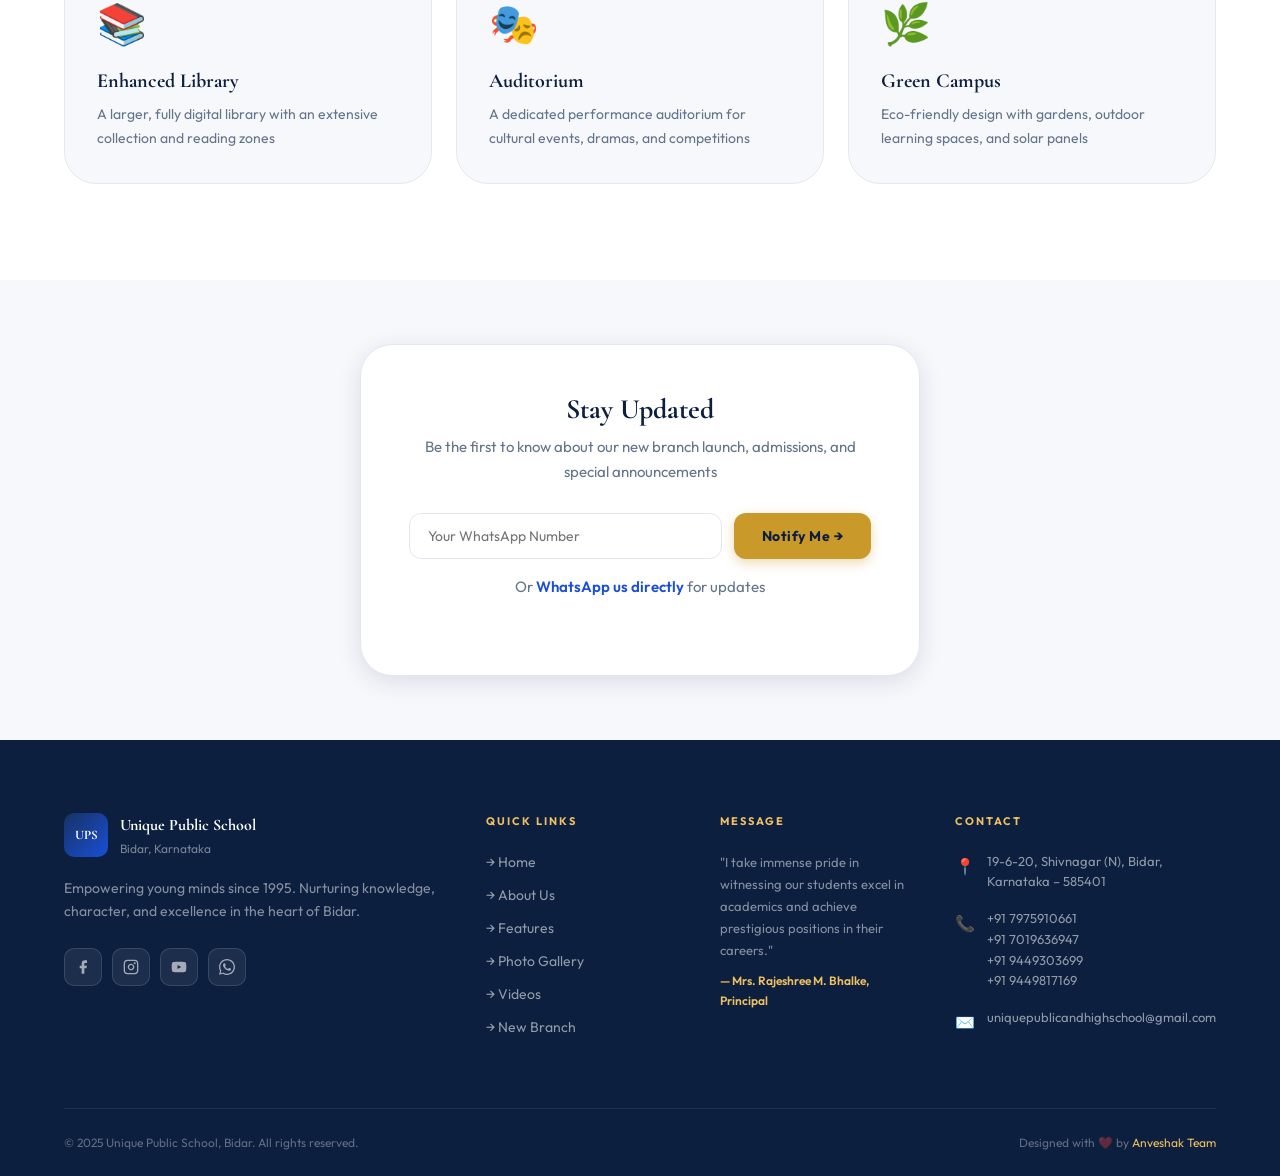
<file: newbranch.html>
<!DOCTYPE html>
<html lang="en">
<head>
  <meta charset="UTF-8"/>
  <meta name="viewport" content="width=device-width, initial-scale=1.0"/>
  <link rel="shortcut icon" href="assets/images/final-logo.png" type="image/x-icon"/>
  <title>New Branch – Unique Public School Bidar</title>
  <link rel="preconnect" href="https://fonts.googleapis.com"/>
  <link href="https://fonts.googleapis.com/css2?family=Cormorant+Garamond:ital,wght@0,400;0,600;0,700;1,400&family=Outfit:wght@300;400;500;600;700&display=swap" rel="stylesheet"/>
  <link rel="stylesheet" href="assets/css/main.css"/>
  <link rel="stylesheet" href="assets/css/branch-pg.css"/>
</head>
<body>
  <div id="nav-root"></div>

  <div class="page-banner">
    <div class="breadcrumb-bar">
      <a href="index.html">Home</a><span>/</span>
      <span style="color:rgba(255,255,255,0.7);">New Branch</span>
    </div>
    <h1>🚀 <em>Exciting</em> News!</h1>
    <p>Unique Public School is expanding — a new chapter begins</p>
  </div>

  <!-- Hero announcement -->
  <section class="branch-hero">
    <div class="branch-bg" style="background-image:url('assets/images/newbranch.png')"></div>
    <div class="branch-overlay"></div>
    <div class="container">
      <div class="branch-announce" data-reveal>
        <div class="ba-badge">🌟 Coming Soon</div>
        <h2>A New Branch<br/>is <em>On The Way</em></h2>
        <p>We are thrilled to announce the expansion of Unique Public School! A brand-new branch is being planned to bring our quality education to more students and families in the region.</p>

        <!-- Countdown -->
        <div class="countdown-wrap">
          <div class="cd-title">Opening in approximately:</div>
          <div class="countdown" id="countdown">
            <div class="cd-unit"><span id="cdYears">2</span><label>Years</label></div>
            <div class="cd-dot">:</div>
            <div class="cd-unit"><span id="cdMonths">00</span><label>Months</label></div>
            <div class="cd-dot">:</div>
            <div class="cd-unit"><span id="cdDays">00</span><label>Days</label></div>
          </div>
        </div>

        <a href="index.html#contact" class="btn-gold" style="font-size:15px;padding:14px 32px;">
          Get Notified →
        </a>
      </div>
    </div>
  </section>

  <!-- What to expect -->
  <section class="section-pad">
    <div class="container">
      <div style="text-align:center;margin-bottom:56px;" data-reveal>
        <div class="label">Coming Soon</div>
        <h2>What to <em>Expect</em></h2>
        <p style="color:var(--gray-500);margin-top:10px;">The new branch will carry forward our legacy with even better facilities</p>
      </div>
      <div class="expect-grid">
        <div class="exp-card" data-reveal data-reveal-delay="1">
          <div class="exp-icon">🏫</div>
          <h3>Modern Campus</h3>
          <p>A purpose-built, spacious campus designed for 21st-century learning with smart classrooms and open spaces</p>
        </div>
        <div class="exp-card" data-reveal data-reveal-delay="2">
          <div class="exp-icon">💻</div>
          <h3>Advanced Labs</h3>
          <p>State-of-the-art computer labs, science labs, and digital learning facilities</p>
        </div>
        <div class="exp-card" data-reveal data-reveal-delay="3">
          <div class="exp-icon">🏟️</div>
          <h3>Sports Complex</h3>
          <p>Expanded sports facilities including an indoor gym, swimming pool, and multiple courts</p>
        </div>
        <div class="exp-card" data-reveal data-reveal-delay="1">
          <div class="exp-icon">📚</div>
          <h3>Enhanced Library</h3>
          <p>A larger, fully digital library with an extensive collection and reading zones</p>
        </div>
        <div class="exp-card" data-reveal data-reveal-delay="2">
          <div class="exp-icon">🎭</div>
          <h3>Auditorium</h3>
          <p>A dedicated performance auditorium for cultural events, dramas, and competitions</p>
        </div>
        <div class="exp-card" data-reveal data-reveal-delay="3">
          <div class="exp-icon">🌿</div>
          <h3>Green Campus</h3>
          <p>Eco-friendly design with gardens, outdoor learning spaces, and solar panels</p>
        </div>
      </div>
    </div>
  </section>

  <!-- Newsletter signup -->
  <section class="section-pad-sm" style="background:var(--off-white); text-align:center;">
    <div class="container" data-reveal>
      <div class="newsletter-box">
        <h3>Stay Updated</h3>
        <p>Be the first to know about our new branch launch, admissions, and special announcements</p>
        <form class="nl-form" onsubmit="nlSubmit(event)">
          <input type="tel" placeholder="Your WhatsApp Number" required/>
          <button type="submit" class="btn-gold">Notify Me →</button>
        </form>
        <div class="nl-success" id="nlOk">✅ You're on the list! We'll reach out soon.</div>
        <p class="nl-alt">Or <a href="https://wa.me/919449303699?text=I%20want%20updates%20about%20your%20new%20branch" target="_blank">WhatsApp us directly</a> for updates</p>
      </div>
    </div>
  </section>

  <div id="footer-root"></div>
  <script src="assets/js/shared.js"></script>
  <script>
    injectNav('nav-root');
    injectFooter('footer-root');

    // Simple countdown — target approx 2 years from now
    const target = new Date();
    target.setFullYear(target.getFullYear() + 2);
    function updateCD() {
      const now = new Date();
      const diff = target - now;
      if (diff <= 0) return;
      const days = Math.floor(diff / 864e5);
      const months = Math.floor(days / 30);
      const years = Math.floor(months / 12);
      document.getElementById('cdYears').textContent = years;
      document.getElementById('cdMonths').textContent = String(months % 12).padStart(2,'0');
      document.getElementById('cdDays').textContent = String(days % 30).padStart(2,'0');
    }
    updateCD(); setInterval(updateCD, 3600000);

    function nlSubmit(e) {
      e.preventDefault();
      document.getElementById('nlOk').style.display = 'block';
      e.target.reset();
    }
  </script>
</body>
</html>
</file>
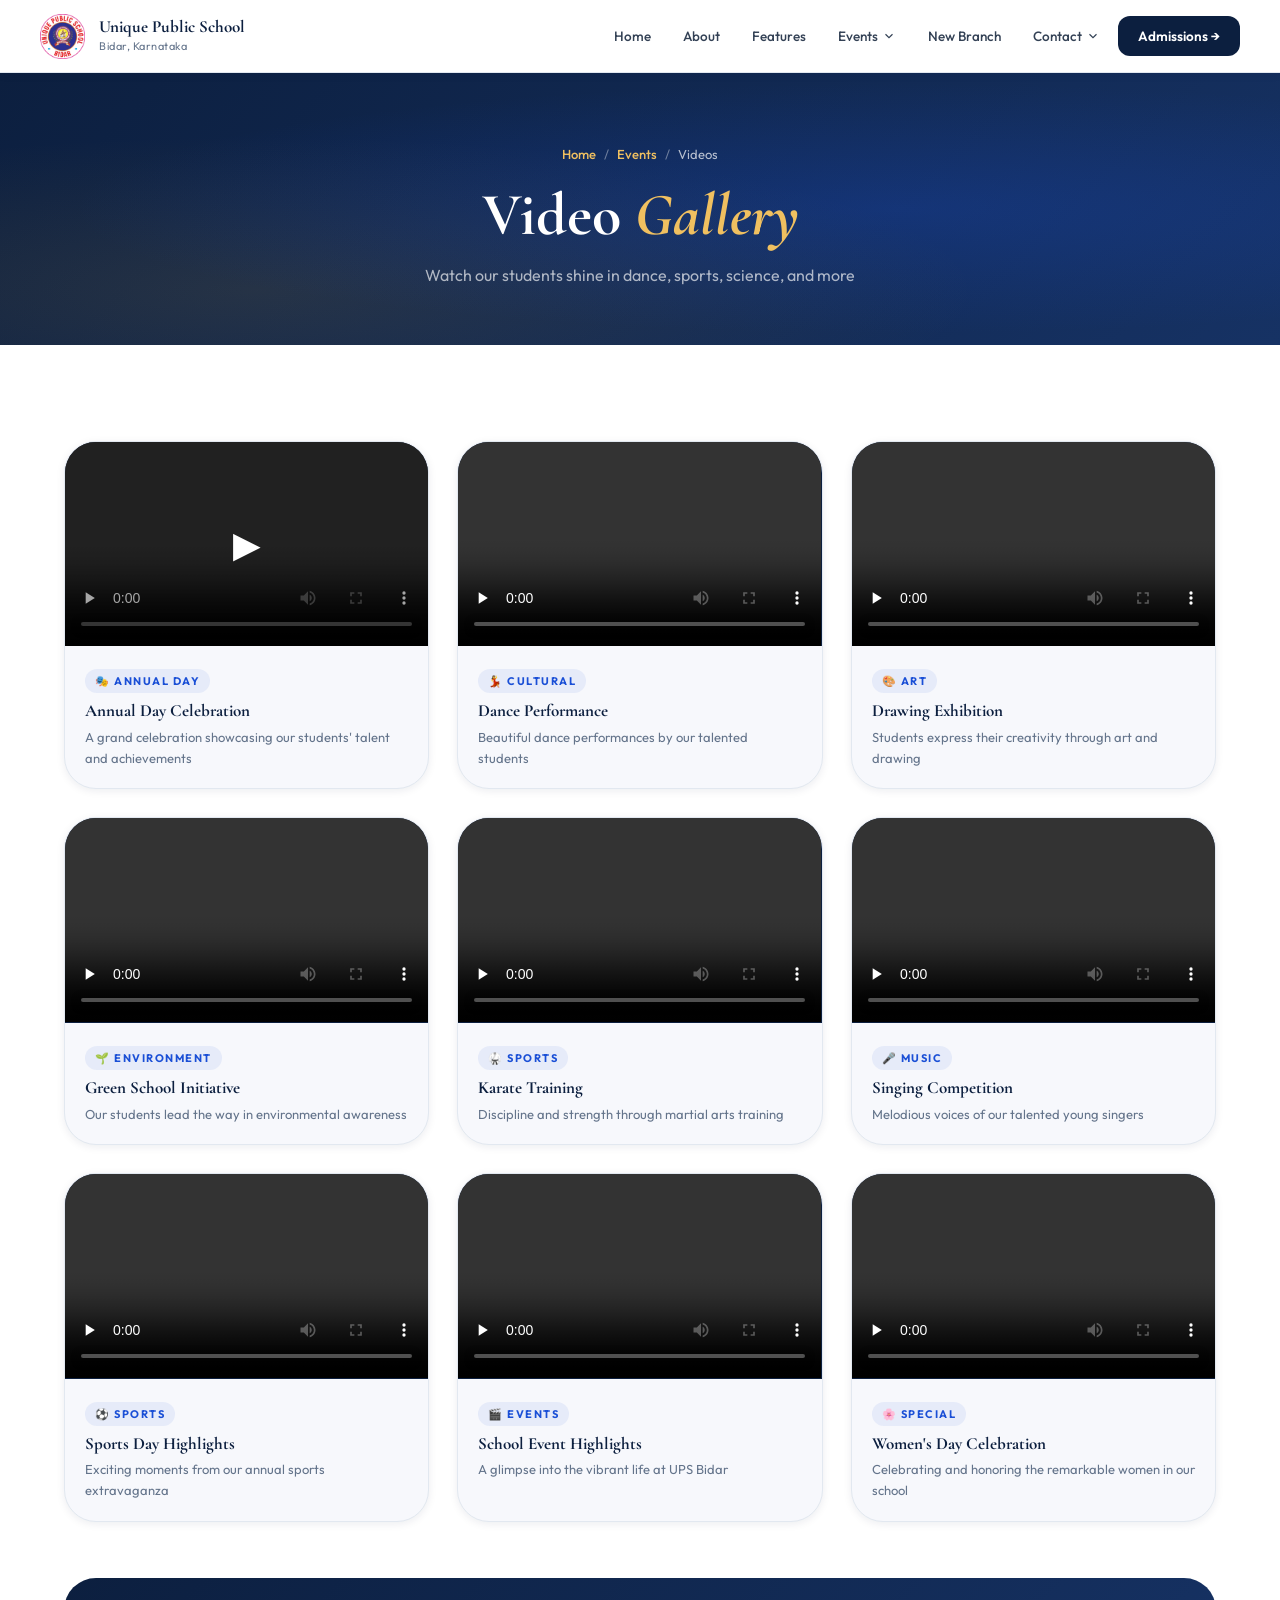
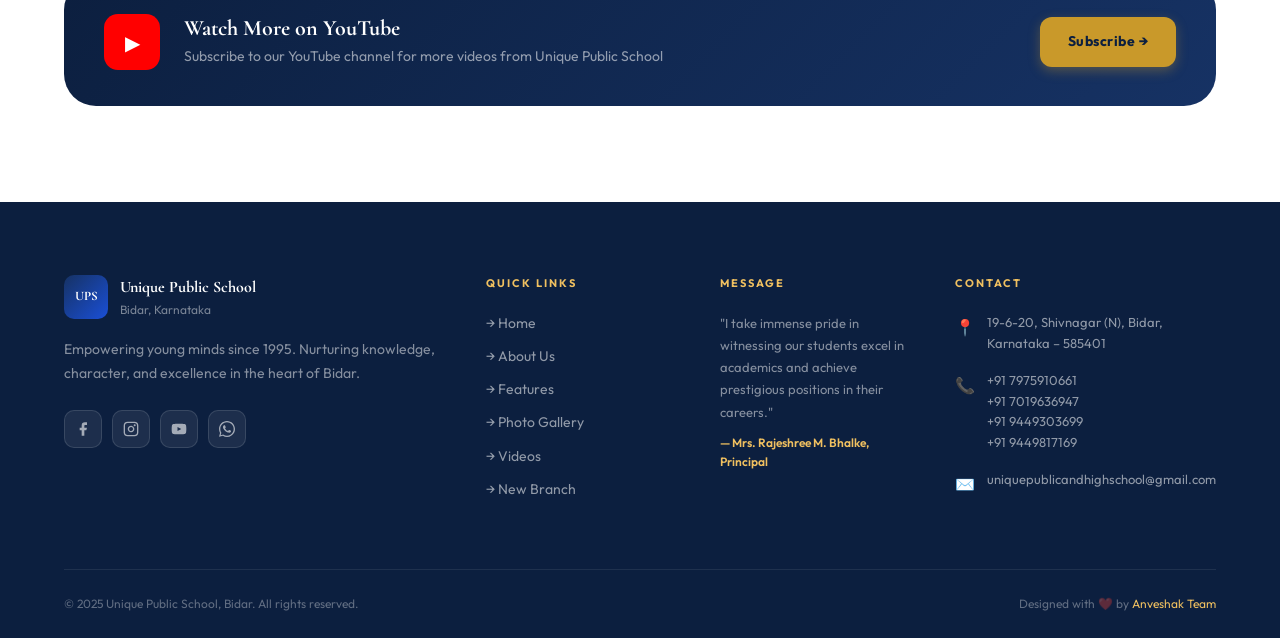
<file: videos.html>
<!DOCTYPE html>
<html lang="en">
<head>
  <meta charset="UTF-8"/>
  <meta name="viewport" content="width=device-width, initial-scale=1.0"/>
  <link rel="shortcut icon" href="assets/images/final-logo.png" type="image/x-icon"/>
  <title>Videos – Unique Public School Bidar</title>
  <link rel="preconnect" href="https://fonts.googleapis.com"/>
  <link href="https://fonts.googleapis.com/css2?family=Cormorant+Garamond:ital,wght@0,400;0,600;0,700;1,400&family=Outfit:wght@300;400;500;600;700&display=swap" rel="stylesheet"/>
  <link rel="stylesheet" href="assets/css/main.css"/>
  <link rel="stylesheet" href="assets/css/videos-pg.css"/>
</head>
<body>
  <div id="nav-root"></div>

  <div class="page-banner">
    <div class="breadcrumb-bar">
      <a href="index.html">Home</a><span>/</span>
      <a href="events.html">Events</a><span>/</span>
      <span style="color:rgba(255,255,255,0.7);">Videos</span>
    </div>
    <h1>Video <em>Gallery</em></h1>
    <p>Watch our students shine in dance, sports, science, and more</p>
  </div>

  <section class="section-pad">
    <div class="container">
      <div class="video-grid">

        <div class="vid-card" data-reveal data-reveal-delay="1">
          <div class="vid-wrap">
            <video controls preload="none">
              <source src="assets/images/videos/anaul day.mp4" type="video/mp4">
            </video>
            <div class="vid-play-btn">▶</div>
          </div>
          <div class="vid-info">
            <div class="vid-tag">🎭 Annual Day</div>
            <h4>Annual Day Celebration</h4>
            <p>A grand celebration showcasing our students' talent and achievements</p>
          </div>
        </div>

        <div class="vid-card" data-reveal data-reveal-delay="2">
          <div class="vid-wrap">
            <video controls preload="none">
              <source src="assets/images/videos/dance.mp4" type="video/mp4">
            </video>
          </div>
          <div class="vid-info">
            <div class="vid-tag">💃 Cultural</div>
            <h4>Dance Performance</h4>
            <p>Beautiful dance performances by our talented students</p>
          </div>
        </div>

        <div class="vid-card" data-reveal data-reveal-delay="3">
          <div class="vid-wrap">
            <video controls preload="none">
              <source src="assets/images/videos/drawing.mp4" type="video/mp4">
            </video>
          </div>
          <div class="vid-info">
            <div class="vid-tag">🎨 Art</div>
            <h4>Drawing Exhibition</h4>
            <p>Students express their creativity through art and drawing</p>
          </div>
        </div>

        <div class="vid-card" data-reveal data-reveal-delay="1">
          <div class="vid-wrap">
            <video controls preload="none">
              <source src="assets/images/videos/green.mp4" type="video/mp4">
            </video>
          </div>
          <div class="vid-info">
            <div class="vid-tag">🌱 Environment</div>
            <h4>Green School Initiative</h4>
            <p>Our students lead the way in environmental awareness</p>
          </div>
        </div>

        <div class="vid-card" data-reveal data-reveal-delay="2">
          <div class="vid-wrap">
            <video controls preload="none">
              <source src="assets/images/videos/karate.mp4" type="video/mp4">
            </video>
          </div>
          <div class="vid-info">
            <div class="vid-tag">🥋 Sports</div>
            <h4>Karate Training</h4>
            <p>Discipline and strength through martial arts training</p>
          </div>
        </div>

        <div class="vid-card" data-reveal data-reveal-delay="3">
          <div class="vid-wrap">
            <video controls preload="none">
              <source src="assets/images/videos/singing.mp4" type="video/mp4">
            </video>
          </div>
          <div class="vid-info">
            <div class="vid-tag">🎤 Music</div>
            <h4>Singing Competition</h4>
            <p>Melodious voices of our talented young singers</p>
          </div>
        </div>

        <div class="vid-card" data-reveal data-reveal-delay="1">
          <div class="vid-wrap">
            <video controls preload="none">
              <source src="assets/images/videos/sports.mp4" type="video/mp4">
            </video>
          </div>
          <div class="vid-info">
            <div class="vid-tag">⚽ Sports</div>
            <h4>Sports Day Highlights</h4>
            <p>Exciting moments from our annual sports extravaganza</p>
          </div>
        </div>

        <div class="vid-card" data-reveal data-reveal-delay="2">
          <div class="vid-wrap">
            <video controls preload="none">
              <source src="assets/images/videos/video2.mp4" type="video/mp4">
            </video>
          </div>
          <div class="vid-info">
            <div class="vid-tag">🎬 Events</div>
            <h4>School Event Highlights</h4>
            <p>A glimpse into the vibrant life at UPS Bidar</p>
          </div>
        </div>

        <div class="vid-card" data-reveal data-reveal-delay="3">
          <div class="vid-wrap">
            <video controls preload="none">
              <source src="assets/images/videos/womens day.mp4" type="video/mp4">
            </video>
          </div>
          <div class="vid-info">
            <div class="vid-tag">🌸 Special</div>
            <h4>Women's Day Celebration</h4>
            <p>Celebrating and honoring the remarkable women in our school</p>
          </div>
        </div>

      </div>

      <!-- YouTube CTA -->
      <div class="yt-cta" data-reveal>
        <div class="yt-icon">▶</div>
        <div>
          <h3>Watch More on YouTube</h3>
          <p>Subscribe to our YouTube channel for more videos from Unique Public School</p>
        </div>
        <a href="https://youtube.com/@uniquepublichighschoolshivnaga" target="_blank" class="btn-gold">
          Subscribe →
        </a>
      </div>
    </div>
  </section>

  <div id="footer-root"></div>
  <script src="assets/js/shared.js"></script>
  <script>
    injectNav('nav-root');
    injectFooter('footer-root');

    // Pause other videos when one plays
    document.querySelectorAll('video').forEach(vid => {
      vid.addEventListener('play', () => {
        document.querySelectorAll('video').forEach(v => { if(v !== vid) v.pause(); });
      });
    });
  </script>
</body>
</html>
</file>
<file: assets/css/main.css>
/* ===========================
   UNIQUE PUBLIC SCHOOL - BIDAR
   Modern Design System 2025
   =========================== */

@import url('https://fonts.googleapis.com/css2?family=Cormorant+Garamond:ital,wght@0,400;0,600;0,700;1,400&family=Outfit:wght@300;400;500;600;700&display=swap');

:root {
  --navy:      #0c1f3f;
  --navy-mid:  #163264;
  --blue:      #1a4fd6;
  --blue-lt:   #3b82f6;
  --gold:      #c9992a;
  --gold-lt:   #f0c060;
  --cream:     #fdf9f0;
  --off-white: #f7f8fc;
  --gray-100:  #f1f4f9;
  --gray-200:  #e2e8f0;
  --gray-500:  #64748b;
  --gray-700:  #334155;
  --white:     #ffffff;
  --red:       #dc2626;

  --font-display: 'Cormorant Garamond', Georgia, serif;
  --font-body:    'Outfit', sans-serif;

  --shadow-sm: 0 2px 8px rgba(12,31,63,0.08);
  --shadow:    0 6px 24px rgba(12,31,63,0.12);
  --shadow-lg: 0 16px 48px rgba(12,31,63,0.18);

  --radius:    12px;
  --radius-lg: 20px;
  --radius-xl: 32px;
}

*, *::before, *::after { box-sizing: border-box; margin: 0; padding: 0; }
html { scroll-behavior: smooth; font-size: 16px; }
body {
  font-family: var(--font-body);
  color: var(--gray-700);
  background: var(--white);
  overflow-x: hidden;
  line-height: 1.65;
}
img { max-width: 100%; display: block; }
a { text-decoration: none; color: inherit; }
ul { list-style: none; }
button { cursor: pointer; border: none; background: none; font-family: inherit; }

h1,h2,h3,h4 { font-family: var(--font-display); line-height: 1.15; color: var(--navy); }
em { font-style: italic; color: var(--blue); }

/* ── CONTAINER ── */
.container { max-width: 1200px; margin: 0 auto; padding: 0 24px; }
.section-pad { padding: 96px 0; }
.section-pad-sm { padding: 64px 0; }

/* ── SECTION LABELS ── */
.label {
  display: inline-flex; align-items: center; gap: 8px;
  font-size: 11px; font-weight: 600; letter-spacing: 2px;
  text-transform: uppercase; color: var(--blue);
  background: rgba(26,79,214,0.08);
  padding: 5px 14px; border-radius: 30px;
  margin-bottom: 16px;
}
.label::before { content: ''; width: 6px; height: 6px; background: var(--gold); border-radius: 50%; }

/* ── BUTTONS ── */
.btn-gold {
  display: inline-flex; align-items: center; gap: 8px;
  background: var(--gold); color: var(--navy);
  font-weight: 700; font-size: 14px; letter-spacing: 0.5px;
  padding: 13px 28px; border-radius: var(--radius);
  transition: all 0.25s; box-shadow: 0 4px 12px rgba(201,153,42,0.35);
}
.btn-gold:hover { background: var(--gold-lt); transform: translateY(-2px); box-shadow: 0 8px 20px rgba(201,153,42,0.45); }

.btn-outline {
  display: inline-flex; align-items: center; gap: 8px;
  border: 2px solid rgba(255,255,255,0.35); color: var(--white);
  font-weight: 600; font-size: 14px;
  padding: 11px 26px; border-radius: var(--radius);
  transition: all 0.25s;
}
.btn-outline:hover { border-color: var(--white); background: rgba(255,255,255,0.12); }

.btn-navy {
  display: inline-flex; align-items: center; gap: 8px;
  background: var(--navy); color: var(--white);
  font-weight: 600; font-size: 14px;
  padding: 13px 28px; border-radius: var(--radius);
  transition: all 0.25s;
}
.btn-navy:hover { background: var(--navy-mid); transform: translateY(-2px); }

/* ── NAVBAR ── */
.navbar {
  position: fixed; top: 0; left: 0; right: 0; z-index: 999;
  padding: 0 32px;
  background: rgba(255,255,255,0.97);
  backdrop-filter: blur(16px);
  border-bottom: 1px solid var(--gray-200);
  box-shadow: var(--shadow-sm);
  transition: box-shadow 0.3s;
}
.navbar.scrolled { box-shadow: var(--shadow); }
.nav-inner {
  display: flex; align-items: center;
  justify-content: space-between;
  height: 72px; max-width: 1200px; margin: 0 auto;
}
.nav-brand { display: flex; align-items: center; gap: 14px; }
.nav-logo-icon {
  width: 48px; height: 48px; border-radius: 12px; flex-shrink: 0;
  background: linear-gradient(135deg, var(--navy), var(--blue));
  display: flex; align-items: center; justify-content: center;
  color: var(--white); font-family: var(--font-display);
  font-size: 14px; font-weight: 700; letter-spacing: 1px;
  box-shadow: 0 4px 12px rgba(26,79,214,0.3);
}
.nav-logo-text .name { font-family: var(--font-display); font-size: 17px; font-weight: 700; color: var(--navy); line-height: 1.2; }
.nav-logo-text .place { font-size: 11px; color: var(--gray-500); letter-spacing: 0.5px; }

.nav-links { display: flex; align-items: center; gap: 4px; }
.nav-links a {
  font-size: 13.5px; font-weight: 500; color: var(--gray-700);
  padding: 8px 14px; border-radius: 8px;
  transition: all 0.2s; position: relative;
}
.nav-links a:hover, .nav-links a.active { color: var(--blue); background: rgba(26,79,214,0.07); }
.nav-links .nav-cta {
  background: var(--navy); color: var(--white) !important;
  padding: 9px 20px; border-radius: var(--radius); font-weight: 600;
}
.nav-links .nav-cta:hover { background: var(--blue) !important; }

/* Dropdown */
.nav-dropdown { position: relative; }
.dropdown-btn {
  display: flex; align-items: center; gap: 4px;
  font-size: 13.5px; font-weight: 500; color: var(--gray-700);
  padding: 8px 14px; border-radius: 8px;
  cursor: pointer; transition: all 0.2s;
}
.dropdown-btn:hover { color: var(--blue); background: rgba(26,79,214,0.07); }
.dropdown-btn svg { width: 14px; height: 14px; transition: transform 0.2s; }
.nav-dropdown:hover .dropdown-btn svg { transform: rotate(180deg); }
.dropdown-menu-custom {
  display: none; position: absolute; top: calc(100% + 8px); left: 0;
  background: var(--white); border-radius: var(--radius);
  box-shadow: var(--shadow-lg); min-width: 180px;
  border: 1px solid var(--gray-200); overflow: hidden; z-index: 100;
}
.nav-dropdown:hover .dropdown-menu-custom { display: block; }
.dropdown-menu-custom a {
  display: block; padding: 11px 18px;
  font-size: 13px; font-weight: 500; color: var(--gray-700);
  transition: all 0.2s; border-left: 3px solid transparent;
}
.dropdown-menu-custom a:hover { background: var(--off-white); color: var(--blue); border-left-color: var(--blue); }

/* Mobile hamburger */
.hamburger { display: none; flex-direction: column; gap: 5px; padding: 8px; }
.hamburger span { display: block; width: 24px; height: 2px; background: var(--navy); border-radius: 2px; transition: all 0.3s; }
.hamburger.open span:nth-child(1) { transform: translateY(7px) rotate(45deg); }
.hamburger.open span:nth-child(2) { opacity: 0; }
.hamburger.open span:nth-child(3) { transform: translateY(-7px) rotate(-45deg); }
.mobile-nav {
  display: none; position: fixed; top: 72px; left: 0; right: 0;
  background: var(--white); border-bottom: 1px solid var(--gray-200);
  box-shadow: var(--shadow); padding: 20px 24px; z-index: 998;
}
.mobile-nav.open { display: flex; flex-direction: column; gap: 4px; }
.mobile-nav a { padding: 12px 16px; font-weight: 500; color: var(--gray-700); border-radius: 8px; font-size: 15px; }
.mobile-nav a:hover { background: var(--off-white); color: var(--blue); }

/* ── TICKER ── */
.ticker-bar {
  background: var(--navy); padding: 11px 0;
  display: flex; align-items: center; overflow: hidden;
}
.ticker-tag {
  background: var(--gold); color: var(--navy);
  font-weight: 700; font-size: 11px; letter-spacing: 1.5px;
  text-transform: uppercase; padding: 4px 18px;
  white-space: nowrap; flex-shrink: 0;
}
.ticker-track { flex: 1; overflow: hidden; }
.ticker-content {
  display: inline-block; white-space: nowrap;
  animation: scrollTicker 35s linear infinite;
  color: rgba(255,255,255,0.85); font-size: 13px; padding-left: 32px;
}
@keyframes scrollTicker {
  from { transform: translateX(100vw); }
  to   { transform: translateX(-100%); }
}

/* ── PAGE BANNER ── */
.page-banner {
  margin-top: 72px;
  background: linear-gradient(135deg, var(--navy) 0%, var(--navy-mid) 100%);
  padding: 72px 24px 56px;
  text-align: center; position: relative; overflow: hidden;
}
.page-banner::before {
  content: ''; position: absolute; inset: 0;
  background: radial-gradient(ellipse at 70% 50%, rgba(26,79,214,0.25) 0%, transparent 65%),
              radial-gradient(ellipse at 20% 80%, rgba(201,153,42,0.12) 0%, transparent 50%);
}
.page-banner > * { position: relative; z-index: 1; }
.page-banner h1 { font-size: clamp(36px,5vw,60px); color: var(--white); margin-bottom: 12px; }
.page-banner h1 em { color: var(--gold-lt); }
.page-banner p { color: rgba(255,255,255,0.65); font-size: 16px; }
.breadcrumb-bar { display: flex; justify-content: center; align-items: center; gap: 8px; margin-bottom: 16px; }
.breadcrumb-bar a { color: var(--gold-lt); font-size: 13px; font-weight: 500; }
.breadcrumb-bar span { color: rgba(255,255,255,0.4); font-size: 13px; }

/* ── FOOTER ── */
.footer { background: var(--navy); padding: 72px 0 0; }
.footer-grid {
  display: grid; grid-template-columns: 2fr 1fr 1fr 1.2fr;
  gap: 48px; padding-bottom: 56px;
}
.footer-brand-logo { display: flex; align-items: center; gap: 12px; margin-bottom: 18px; }
.footer-brand-logo .logo-icon {
  width: 44px; height: 44px; border-radius: 10px;
  background: linear-gradient(135deg, var(--navy-mid), var(--blue));
  display: flex; align-items: center; justify-content: center;
  color: var(--white); font-family: var(--font-display);
  font-size: 13px; font-weight: 700;
}
.footer-brand-logo .brand-name { color: var(--white); font-family: var(--font-display); font-size: 16px; font-weight: 700; }
.footer-brand-logo .brand-city { color: rgba(255,255,255,0.45); font-size: 12px; }

.footer-tagline { color: rgba(255,255,255,0.5); font-size: 14px; line-height: 1.7; margin-bottom: 24px; }

.footer-social { display: flex; gap: 10px; }
.footer-social a {
  width: 38px; height: 38px; border-radius: 10px;
  background: rgba(255,255,255,0.07); border: 1px solid rgba(255,255,255,0.12);
  display: flex; align-items: center; justify-content: center;
  color: rgba(255,255,255,0.6); font-size: 16px;
  transition: all 0.2s;
}
.footer-social a:hover { background: var(--gold); color: var(--navy); border-color: var(--gold); }

.footer-col h5 {
  font-family: var(--font-body); font-size: 11px; font-weight: 700;
  letter-spacing: 2px; text-transform: uppercase;
  color: var(--gold-lt); margin-bottom: 20px;
}
.footer-col ul li { margin-bottom: 10px; }
.footer-col ul li a { color: rgba(255,255,255,0.55); font-size: 14px; transition: all 0.2s; display: flex; align-items: center; gap: 6px; }
.footer-col ul li a:hover { color: var(--white); padding-left: 4px; }

.footer-contact-item { display: flex; gap: 12px; margin-bottom: 16px; }
.footer-contact-item .icon { color: var(--gold); font-size: 16px; flex-shrink: 0; margin-top: 2px; }
.footer-contact-item p { color: rgba(255,255,255,0.55); font-size: 13px; line-height: 1.6; }

.footer-bottom {
  border-top: 1px solid rgba(255,255,255,0.08);
  padding: 24px 0; display: flex; justify-content: space-between;
  align-items: center; flex-wrap: wrap; gap: 8px;
}
.footer-bottom p { color: rgba(255,255,255,0.35); font-size: 12px; }
.footer-bottom a { color: var(--gold-lt); }

/* ── SCROLL REVEAL ── */
[data-reveal] {
  opacity: 0; transform: translateY(28px);
  transition: opacity 0.65s ease, transform 0.65s ease;
}
[data-reveal].revealed { opacity: 1; transform: none; }
[data-reveal-delay="1"] { transition-delay: 0.1s; }
[data-reveal-delay="2"] { transition-delay: 0.2s; }
[data-reveal-delay="3"] { transition-delay: 0.3s; }
[data-reveal-delay="4"] { transition-delay: 0.4s; }

/* ── RESPONSIVE ── */
@media (max-width: 992px) {
  .nav-links { display: none; }
  .hamburger { display: flex; }
  .footer-grid { grid-template-columns: 1fr 1fr; gap: 36px; }
}
@media (max-width: 640px) {
  .section-pad { padding: 64px 0; }
  .footer-grid { grid-template-columns: 1fr; }
  .footer-bottom { flex-direction: column; text-align: center; }
}
</file>
<file: assets/css/index.css>
/* ── HERO ── */
.hero {
  min-height: 100vh;
  background: 
    linear-gradient(135deg, rgba(8,23,54,0.85) 0%, rgba(22,53,122,0.7) 55%, rgba(14,38,84,0.85) 100%),
    url('../images/school image.jpg') center/cover no-repeat;
  display: flex; align-items: center; position: relative; overflow: hidden;
  padding: 120px 0 80px;
}
.hero-bg-decor {
  position: absolute; inset: 0; pointer-events: none;
  background:
    radial-gradient(ellipse at 15% 60%, rgba(26,79,214,0.28) 0%, transparent 55%),
    radial-gradient(ellipse at 85% 25%, rgba(201,153,42,0.14) 0%, transparent 45%),
    radial-gradient(ellipse at 50% 110%, rgba(255,255,255,0.04) 0%, transparent 60%);
}
.hero-inner {
  display: flex; align-items: center; gap: 60px;
  flex-wrap: wrap; position: relative; z-index: 2;
}
.hero-text { flex: 1; min-width: 300px; max-width: 580px; }
.hero-text .label { color: var(--gold-lt); background: rgba(201,153,42,0.15); border: 1px solid rgba(201,153,42,0.3); }
.hero-text .label::before { background: var(--gold-lt); }
.hero-text h1 { font-size: clamp(44px, 5.5vw, 76px); color: var(--white); margin: 12px 0 18px; }
.hero-text h1 em { color: var(--gold-lt); }
.hero-text p { color: rgba(255,255,255,0.7); font-size: 17px; max-width: 480px; margin-bottom: 36px; }
.hero-actions { display: flex; gap: 14px; flex-wrap: wrap; margin-bottom: 48px; }
.hero-stats { display: flex; align-items: center; gap: 24px; flex-wrap: wrap; }
.hstat span { display: block; font-family: var(--font-display); font-size: 34px; font-weight: 700; color: var(--gold-lt); }
.hstat label { font-size: 12px; color: rgba(255,255,255,0.5); letter-spacing: 0.5px; }
.hstat-div { width: 1px; height: 40px; background: rgba(255,255,255,0.15); }

/* Hero visual */
.hero-visual { flex: 1; min-width: 280px; max-width: 460px; margin: 0 auto; }
.hero-card-wrap {
  position: relative; padding: 40px 30px 30px;
  background: rgba(255,255,255,0.05);
  border: 1px solid rgba(255,255,255,0.12);
  border-radius: var(--radius-xl); backdrop-filter: blur(12px);
}
.hero-img-box {
  width: 200px; height: 200px; margin: 0 auto;
  background: rgba(255,255,255,0.08);
  border-radius: 50%;
  display: flex; align-items: center; justify-content: center;
  border: 2px solid rgba(255,255,255,0.15);
}
.hero-logo-big { width: 160px; height: 160px; object-fit: contain; border-radius: 50%; }
.hero-monogram {
  font-family: var(--font-display); font-size: 56px; font-weight: 700;
  color: rgba(255,255,255,0.15);
  position: absolute;
}
.pill {
  position: absolute; background: var(--white);
  border-radius: 30px; padding: 8px 16px;
  font-size: 12px; font-weight: 600; color: var(--navy);
  box-shadow: var(--shadow-lg); white-space: nowrap;
}
.pill-1 { top: -16px; left: -12px; animation: float 3s ease-in-out infinite; }
.pill-2 { bottom: 24px; right: -20px; animation: float 3s ease-in-out 1s infinite; }
.pill-3 { top: 40%; left: -24px; animation: float 3s ease-in-out 2s infinite; }
@keyframes float { 0%,100%{transform:translateY(0)} 50%{transform:translateY(-8px)} }

.hero-scroll {
  position: absolute; bottom: 32px; left: 50%; transform: translateX(-50%);
  display: flex; flex-direction: column; align-items: center; gap: 8px;
  color: rgba(255,255,255,0.4); font-size: 11px; letter-spacing: 2px; text-transform: uppercase;
}
.scroll-line {
  width: 1px; height: 40px;
  background: linear-gradient(to bottom, rgba(255,255,255,0.4), transparent);
  animation: scrollPulse 1.8s ease-in-out infinite;
}
@keyframes scrollPulse { 0%,100%{opacity:0.4; height:40px} 50%{opacity:1; height:56px} }

/* ── ABOUT STRIP ── */
.strip-grid { display: grid; grid-template-columns: 1fr 1fr; gap: 64px; align-items: center; }
.strip-text h2 { font-size: clamp(32px,4vw,46px); margin-bottom: 16px; }
.strip-text p { color: var(--gray-500); font-size: 15.5px; }
.strip-cards { display: flex; flex-direction: column; gap: 20px; }
.info-card {
  padding: 28px; border-radius: var(--radius-lg);
  background: var(--gray-100); border: 1px solid var(--gray-200);
  transition: transform 0.3s, box-shadow 0.3s;
}
.info-card:hover { transform: translateY(-4px); box-shadow: var(--shadow); }
.info-card.gold { background: #fffbeb; border-color: #fde68a; }
.ic-icon { font-size: 32px; margin-bottom: 10px; }
.info-card h3 { font-size: 20px; margin-bottom: 8px; }
.info-card p { font-size: 14px; color: var(--gray-500); }

/* ── FEATURES ── */
.feat-grid { display: grid; grid-template-columns: repeat(4, 1fr); gap: 20px; }
.feat-tile {
  background: var(--white); border-radius: var(--radius-lg);
  padding: 28px 20px; text-align: center;
  border: 1px solid var(--gray-200);
  transition: transform 0.3s, box-shadow 0.3s;
}
.feat-tile:hover { transform: translateY(-6px); box-shadow: var(--shadow-lg); }
.ft-icon { font-size: 36px; margin-bottom: 12px; }
.feat-tile h4 { font-family: var(--font-body); font-size: 15px; font-weight: 600; color: var(--navy); margin-bottom: 6px; }
.feat-tile p { font-size: 13px; color: var(--gray-500); }

/* ── LEADERSHIP ── */
.leader-grid { display: grid; grid-template-columns: repeat(3, 1fr); gap: 28px; }
.leader-card {
  background: var(--off-white); border-radius: var(--radius-lg);
  border: 1px solid var(--gray-200); overflow: hidden;
  transition: transform 0.3s, box-shadow 0.3s;
}
.leader-card:hover { transform: translateY(-6px); box-shadow: var(--shadow-lg); }
.lc-img {
  height: 220px; background: var(--gray-100);
  overflow: hidden; position: relative; display: flex; align-items: center; justify-content: center;
}
.lc-img img { width: 100%; height: 100%; object-fit: cover; object-position: top; }
.lc-fallback {
  display: none; align-items: center; justify-content: center;
  font-size: 64px; width: 100%; height: 100%;
  background: linear-gradient(135deg, #dbeafe, #eff6ff);
}
.lc-info { padding: 24px; }
.lc-role { font-size: 11px; font-weight: 700; letter-spacing: 1.5px; text-transform: uppercase; color: var(--blue); margin-bottom: 6px; }
.lc-info h3 { font-size: 20px; margin-bottom: 10px; }
.lc-info p { font-size: 13.5px; color: var(--gray-500); line-height: 1.65; margin-bottom: 16px; }
.lc-link { font-size: 13px; font-weight: 600; color: var(--blue); }
.lc-link:hover { text-decoration: underline; }

/* ── CLASSES ── */
.class-pills { display: flex; flex-wrap: wrap; gap: 10px; justify-content: center; }
.cp {
  background: rgba(255,255,255,0.08); border: 1px solid rgba(255,255,255,0.18);
  color: rgba(255,255,255,0.8); padding: 9px 18px; border-radius: 30px;
  font-size: 13.5px; font-weight: 500; transition: all 0.2s;
}
.cp:hover { background: rgba(255,255,255,0.15); }
.cp.hl { background: var(--gold); color: var(--navy); border-color: var(--gold); font-weight: 700; }

/* ── CONTACT ── */
.contact-grid { display: grid; grid-template-columns: 1fr 1.3fr; gap: 64px; align-items: start; }
.ci-list { display: flex; flex-direction: column; gap: 20px; }
.ci-item { display: flex; gap: 14px; align-items: flex-start; }
.ci-icon { font-size: 22px; flex-shrink: 0; }
.ci-item strong { display: block; font-weight: 600; color: var(--navy); font-size: 14px; margin-bottom: 2px; }
.ci-item p { font-size: 14px; color: var(--gray-500); line-height: 1.6; }

.enquiry-form {
  background: var(--gray-100); border-radius: var(--radius-xl);
  padding: 40px; border: 1px solid var(--gray-200);
}
.enquiry-form h3 { font-size: 26px; margin-bottom: 28px; color: var(--navy); }
.form-row { display: grid; grid-template-columns: 1fr 1fr; gap: 16px; margin-bottom: 16px; }
.fgroup { display: flex; flex-direction: column; gap: 6px; margin-bottom: 16px; }
.fgroup label { font-size: 12px; font-weight: 600; color: var(--gray-500); letter-spacing: 0.5px; text-transform: uppercase; }
.fgroup input, .fgroup select, .fgroup textarea {
  padding: 12px 16px; border: 1.5px solid var(--gray-200);
  border-radius: var(--radius); font-family: var(--font-body); font-size: 14px;
  color: var(--gray-700); background: var(--white); outline: none;
  transition: border-color 0.2s, box-shadow 0.2s;
}
.fgroup input:focus, .fgroup select:focus, .fgroup textarea:focus {
  border-color: var(--blue); box-shadow: 0 0 0 3px rgba(26,79,214,0.1);
}
.fgroup textarea { resize: vertical; }
.form-success {
  display: none; margin-top: 16px;
  background: #d1fae5; color: #065f46;
  padding: 12px 16px; border-radius: var(--radius);
  font-weight: 600; font-size: 14px;
}

/* ── RESPONSIVE ── */
@media (max-width: 1024px) {
  .feat-grid { grid-template-columns: repeat(2, 1fr); }
  .leader-grid { grid-template-columns: repeat(2, 1fr); }
}
@media (max-width: 768px) {
  .hero-inner { flex-direction: column; text-align: center; }
  .hero-actions, .hero-stats { justify-content: center; }
  .strip-grid { grid-template-columns: 1fr; gap: 40px; }
  .leader-grid { grid-template-columns: 1fr; }
  .contact-grid { grid-template-columns: 1fr; }
  .form-row { grid-template-columns: 1fr; }
  .hero-visual { display: none; }
}
@media (max-width: 560px) {
  .feat-grid { grid-template-columns: 1fr 1fr; }
}
</file>
<file: assets/css/about-pg.css>
.person-grid {
  display: grid; grid-template-columns: 1fr 1.4fr; gap: 64px; align-items: center;
}
.person-grid.reverse { grid-template-columns: 1.4fr 1fr; }
.person-img-wrap {
  position: relative; border-radius: var(--radius-xl); overflow: hidden;
  box-shadow: var(--shadow-lg);
}
.person-img-wrap img { width: 100%; height: 420px; object-fit: cover; object-position: top; display: block; }
.person-img-wrap.fallback-wrap { background: linear-gradient(135deg,#dbeafe,#eff6ff); height: 420px; display:flex; align-items:center; justify-content:center; font-size:80px; }
.img-badge {
  position: absolute; bottom: 20px; left: 20px;
  background: var(--navy); color: var(--white);
  font-size: 11px; font-weight: 700; letter-spacing: 1.5px; text-transform: uppercase;
  padding: 6px 16px; border-radius: 20px;
}
.person-text h2 { font-size: clamp(28px,3.5vw,42px); margin-bottom: 14px; }
.person-quote {
  font-family: var(--font-display); font-size: 18px; font-style: italic;
  color: var(--blue); border-left: 3px solid var(--gold);
  padding-left: 16px; margin: 16px 0 20px; line-height: 1.5;
}
.person-text p { color: var(--gray-500); font-size: 15px; line-height: 1.75; }
.person-tags { display: flex; gap: 8px; flex-wrap: wrap; margin-top: 24px; }
.person-tags span {
  background: var(--gray-100); border: 1px solid var(--gray-200);
  color: var(--navy); font-size: 12px; font-weight: 600;
  padding: 5px 14px; border-radius: 20px;
}

/* Team */
.team-grid { display: grid; grid-template-columns: repeat(3,1fr); gap: 28px; }
.team-card {
  border-radius: var(--radius-xl); overflow: hidden;
  border: 1px solid var(--gray-200); box-shadow: var(--shadow-sm);
  transition: transform 0.3s, box-shadow 0.3s;
}
.team-card:hover { transform: translateY(-6px); box-shadow: var(--shadow-lg); }
.tc-img { height: 260px; overflow: hidden; background: var(--gray-100); position: relative; }
.tc-img img { width: 100%; height: 100%; object-fit: cover; object-position: top; transition: transform 0.4s; }
.team-card:hover .tc-img img { transform: scale(1.05); }
.tc-fb { display: none; align-items: center; justify-content: center; font-size: 72px; width: 100%; height: 100%; background: linear-gradient(135deg,#dbeafe,#eff6ff); }
.tc-body { padding: 24px; }
.tc-role { font-size: 11px; font-weight: 700; letter-spacing: 1.5px; text-transform: uppercase; color: var(--blue); margin-bottom: 6px; }
.tc-body h3 { font-size: 22px; margin-bottom: 10px; }
.tc-body p { font-size: 13.5px; color: var(--gray-500); line-height: 1.7; }

/* Values */
.values-grid { display: grid; grid-template-columns: repeat(3,1fr); gap: 20px; }
.val-card {
  background: rgba(255,255,255,0.06); border: 1px solid rgba(255,255,255,0.1);
  border-radius: var(--radius-lg); padding: 28px; text-align: center;
  transition: background 0.2s;
}
.val-card:hover { background: rgba(255,255,255,0.1); }
.val-icon { font-size: 36px; margin-bottom: 12px; }
.val-card h4 { font-family: var(--font-body); font-size: 16px; font-weight: 700; color: var(--white); margin-bottom: 8px; }
.val-card p { font-size: 13px; color: rgba(255,255,255,0.55); line-height: 1.6; }

@media (max-width: 900px) {
  .person-grid, .person-grid.reverse { grid-template-columns: 1fr; }
  .team-grid { grid-template-columns: 1fr; }
  .values-grid { grid-template-columns: repeat(2,1fr); }
}
@media (max-width: 540px) {
  .values-grid { grid-template-columns: 1fr; }
}
</file>
<file: assets/css/features-pg.css>
.features-main-grid {
  display: grid; grid-template-columns: repeat(3,1fr); gap: 24px;
}
.feat-big-card {
  background: var(--off-white); border-radius: var(--radius-xl);
  border: 1px solid var(--gray-200); padding: 32px;
  transition: transform 0.3s, box-shadow 0.3s;
}
.feat-big-card:hover { transform: translateY(-6px); box-shadow: var(--shadow-lg); border-color: var(--blue); }
.fbc-icon { font-size: 44px; margin-bottom: 16px; }
.feat-big-card h3 { font-size: 22px; margin-bottom: 12px; color: var(--navy); }
.feat-big-card > p { color: var(--gray-500); font-size: 14px; line-height: 1.7; margin-bottom: 20px; }
.feat-list { padding-left: 0; }
.feat-list li {
  display: flex; align-items: center; gap: 8px;
  font-size: 13px; color: var(--gray-700); font-weight: 500;
  margin-bottom: 8px;
}
.feat-list li::before { content: '✓'; color: var(--blue); font-weight: 700; flex-shrink: 0; }

/* Stats banner */
.stats-banner { background: linear-gradient(135deg,var(--navy),var(--navy-mid)); }
.stats-row { display: flex; align-items: center; justify-content: center; flex-wrap: wrap; gap: 16px; }
.sb-stat { text-align: center; padding: 0 24px; }
.sb-stat span { display: block; font-family: var(--font-display); font-size: 42px; font-weight: 700; color: var(--gold-lt); }
.sb-stat label { font-size: 13px; color: rgba(255,255,255,0.55); letter-spacing: 0.5px; }
.sb-div { width: 1px; height: 60px; background: rgba(255,255,255,0.15); }

@media (max-width: 1024px) { .features-main-grid { grid-template-columns: repeat(2,1fr); } }
@media (max-width: 640px) { .features-main-grid { grid-template-columns: 1fr; } .stats-row { flex-direction: column; } .sb-div { display: none; } }
</file>
<file: assets/css/branch-pg.css>
/* Hero */
.branch-hero {
  position: relative; min-height: 70vh;
  display: flex; align-items: center;
  overflow: hidden;
}
.branch-bg {
  position: absolute; inset: 0;
  background-size: cover; background-position: center;
  background-color: var(--navy);
  filter: blur(2px) brightness(0.4);
  transform: scale(1.05);
}
.branch-overlay {
  position: absolute; inset: 0;
  background: linear-gradient(to right, rgba(12,31,63,0.9) 40%, rgba(12,31,63,0.5));
}
.branch-announce {
  position: relative; z-index: 2;
  max-width: 640px; padding: 64px 0;
}
.ba-badge {
  display: inline-block;
  background: rgba(201,153,42,0.2); border: 1px solid rgba(201,153,42,0.4);
  color: var(--gold-lt); font-size: 12px; font-weight: 700; letter-spacing: 1.5px;
  padding: 6px 16px; border-radius: 20px; margin-bottom: 20px;
}
.branch-announce h2 { font-size: clamp(36px,5vw,60px); color: var(--white); margin-bottom: 16px; }
.branch-announce h2 em { color: var(--gold-lt); }
.branch-announce > p { color: rgba(255,255,255,0.7); font-size: 16px; max-width: 520px; margin-bottom: 36px; line-height: 1.7; }

/* Countdown */
.countdown-wrap { margin-bottom: 36px; }
.cd-title { color: rgba(255,255,255,0.5); font-size: 12px; letter-spacing: 1px; text-transform: uppercase; margin-bottom: 12px; }
.countdown { display: flex; align-items: center; gap: 8px; }
.cd-unit { text-align: center; }
.cd-unit span {
  display: block; font-family: var(--font-display); font-size: 52px; font-weight: 700;
  color: var(--gold-lt); line-height: 1;
  background: rgba(255,255,255,0.06); border: 1px solid rgba(255,255,255,0.12);
  padding: 12px 20px; border-radius: var(--radius); min-width: 90px; text-align: center;
}
.cd-unit label { font-size: 11px; color: rgba(255,255,255,0.45); letter-spacing: 1px; text-transform: uppercase; margin-top: 6px; display: block; }
.cd-dot { font-size: 36px; color: var(--gold-lt); font-weight: 700; align-self: flex-start; margin-top: 12px; }

/* Expect grid */
.expect-grid { display: grid; grid-template-columns: repeat(3,1fr); gap: 24px; }
.exp-card {
  background: var(--off-white); border-radius: var(--radius-xl);
  border: 1px solid var(--gray-200); padding: 32px;
  transition: transform 0.3s, box-shadow 0.3s;
}
.exp-card:hover { transform: translateY(-6px); box-shadow: var(--shadow-lg); border-color: var(--blue); }
.exp-icon { font-size: 40px; margin-bottom: 14px; }
.exp-card h3 { font-size: 20px; margin-bottom: 10px; }
.exp-card p { font-size: 14px; color: var(--gray-500); line-height: 1.7; }

/* Newsletter */
.newsletter-box {
  max-width: 560px; margin: 0 auto;
  background: var(--white); border-radius: var(--radius-xl);
  padding: 48px; border: 1px solid var(--gray-200); box-shadow: var(--shadow);
}
.newsletter-box h3 { font-size: 28px; margin-bottom: 10px; }
.newsletter-box > p { color: var(--gray-500); font-size: 15px; margin-bottom: 28px; }
.nl-form { display: flex; gap: 12px; flex-wrap: wrap; justify-content: center; }
.nl-form input {
  flex: 1; min-width: 200px; padding: 13px 18px;
  border: 1.5px solid var(--gray-200); border-radius: var(--radius);
  font-family: var(--font-body); font-size: 14px; outline: none;
}
.nl-form input:focus { border-color: var(--blue); }
.nl-success {
  display: none; margin-top: 16px; color: #065f46;
  background: #d1fae5; padding: 12px; border-radius: var(--radius);
  font-weight: 600; font-size: 14px;
}
.nl-alt { margin-top: 16px; font-size: 13px; color: var(--gray-500); }
.nl-alt a { color: var(--blue); font-weight: 600; }

@media (max-width: 900px) { .expect-grid { grid-template-columns: repeat(2,1fr); } }
@media (max-width: 580px) { .expect-grid { grid-template-columns: 1fr; } .countdown { flex-wrap: wrap; } }
</file>
<file: assets/css/videos-pg.css>
.video-grid { display: grid; grid-template-columns: repeat(3,1fr); gap: 28px; margin-bottom: 56px; }

.vid-card {
  border-radius: var(--radius-xl); overflow: hidden;
  background: var(--off-white); border: 1px solid var(--gray-200);
  box-shadow: var(--shadow-sm); transition: transform 0.3s, box-shadow 0.3s;
}
.vid-card:hover { transform: translateY(-6px); box-shadow: var(--shadow-lg); }

.vid-wrap {
  position: relative; background: var(--navy);
  aspect-ratio: 16/9; overflow: hidden;
}
.vid-wrap video {
  width: 100%; height: 100%; object-fit: cover; display: block;
}
.vid-play-btn {
  position: absolute; inset: 0;
  display: flex; align-items: center; justify-content: center;
  font-size: 36px; color: white;
  background: rgba(0,0,0,0.35);
  transition: background 0.2s;
  pointer-events: none;
}

.vid-info { padding: 20px; }
.vid-tag {
  font-size: 11px; font-weight: 700; letter-spacing: 1.5px;
  text-transform: uppercase; color: var(--blue);
  background: rgba(26,79,214,0.08);
  display: inline-block; padding: 3px 10px; border-radius: 12px;
  margin-bottom: 8px;
}
.vid-info h4 { font-size: 17px; color: var(--navy); margin-bottom: 6px; }
.vid-info p { font-size: 13px; color: var(--gray-500); line-height: 1.6; }

/* YouTube CTA */
.yt-cta {
  display: flex; align-items: center; gap: 24px;
  background: linear-gradient(135deg,var(--navy),var(--navy-mid));
  border-radius: var(--radius-xl); padding: 36px 40px;
  flex-wrap: wrap;
}
.yt-icon {
  width: 56px; height: 56px; border-radius: 14px;
  background: #ff0000; color: white;
  display: flex; align-items: center; justify-content: center;
  font-size: 20px; flex-shrink: 0;
}
.yt-cta h3 { color: var(--white); font-size: 22px; margin-bottom: 4px; }
.yt-cta p { color: rgba(255,255,255,0.55); font-size: 14px; }
.yt-cta .btn-gold { margin-left: auto; white-space: nowrap; }

@media (max-width: 1024px) { .video-grid { grid-template-columns: repeat(2,1fr); } }
@media (max-width: 640px) { .video-grid { grid-template-columns: 1fr; } .yt-cta { flex-direction: column; text-align: center; } .yt-cta .btn-gold { margin: 0 auto; } }
</file>
